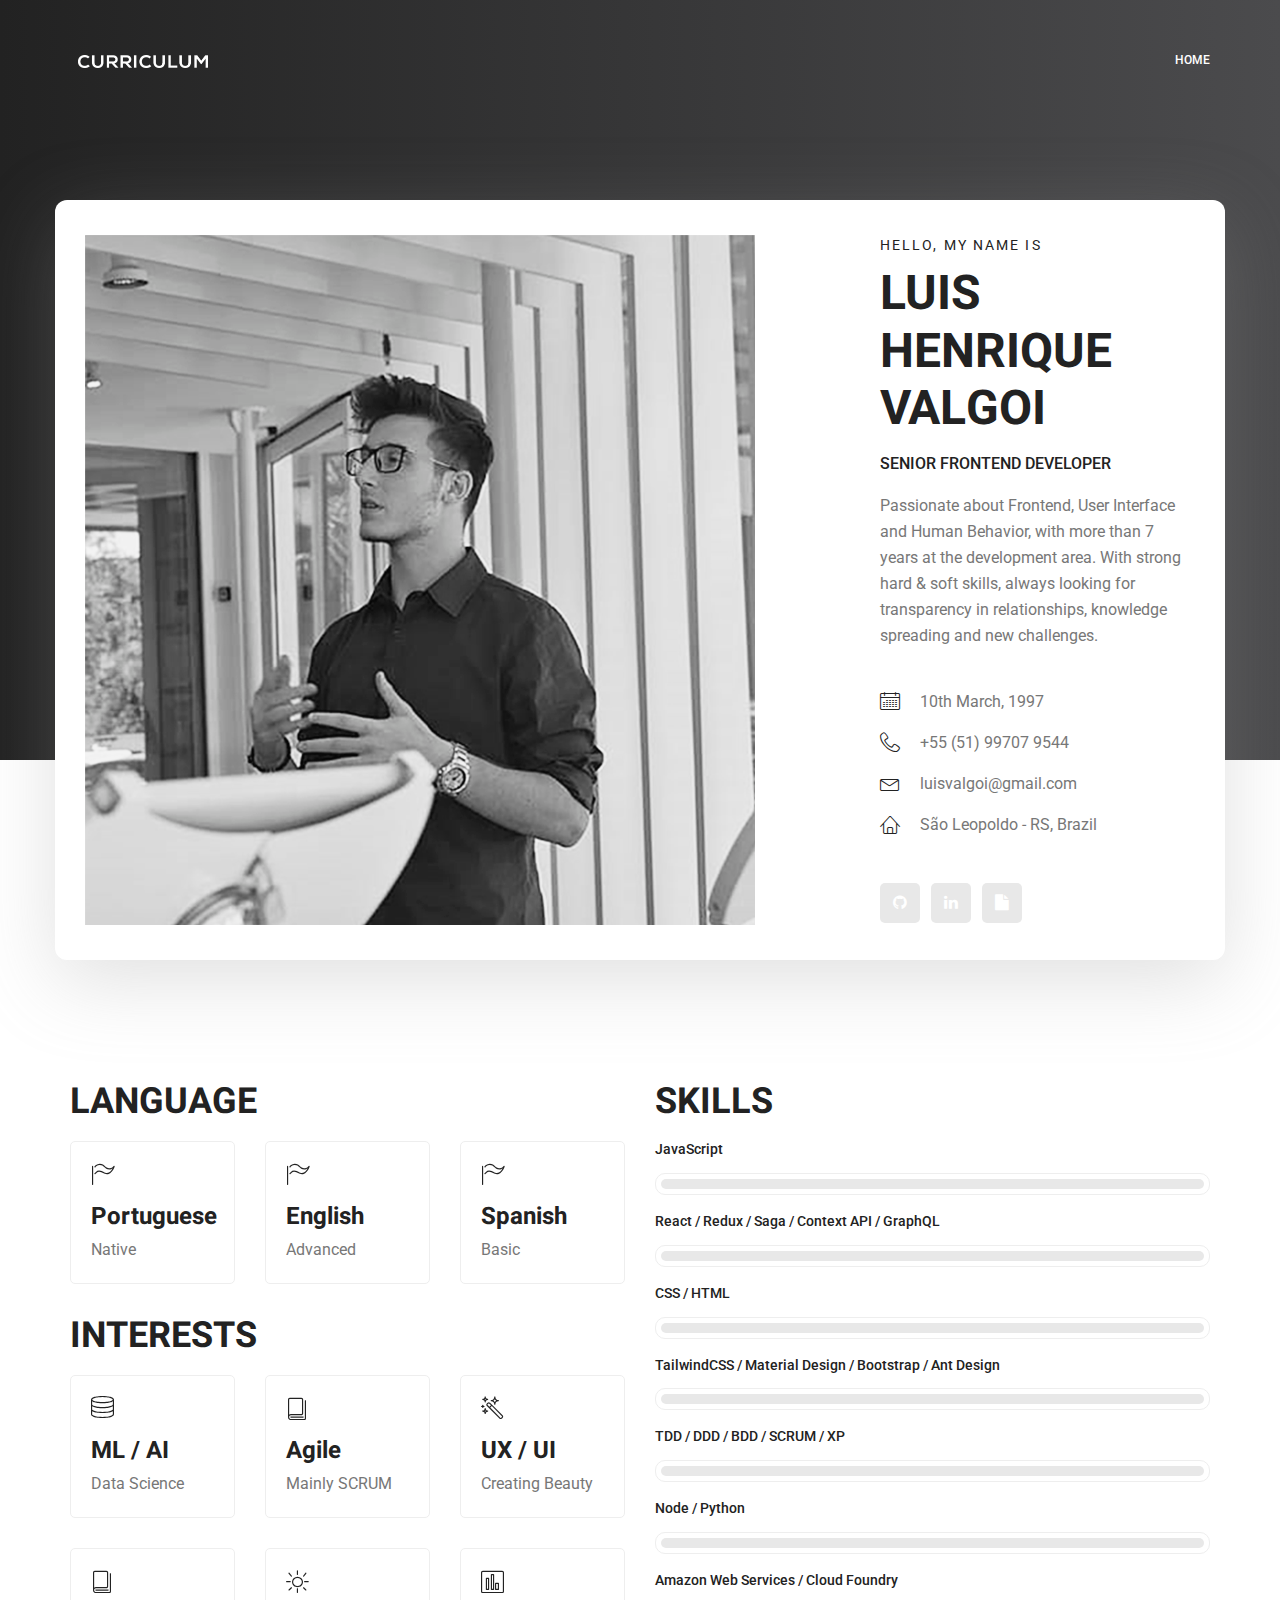
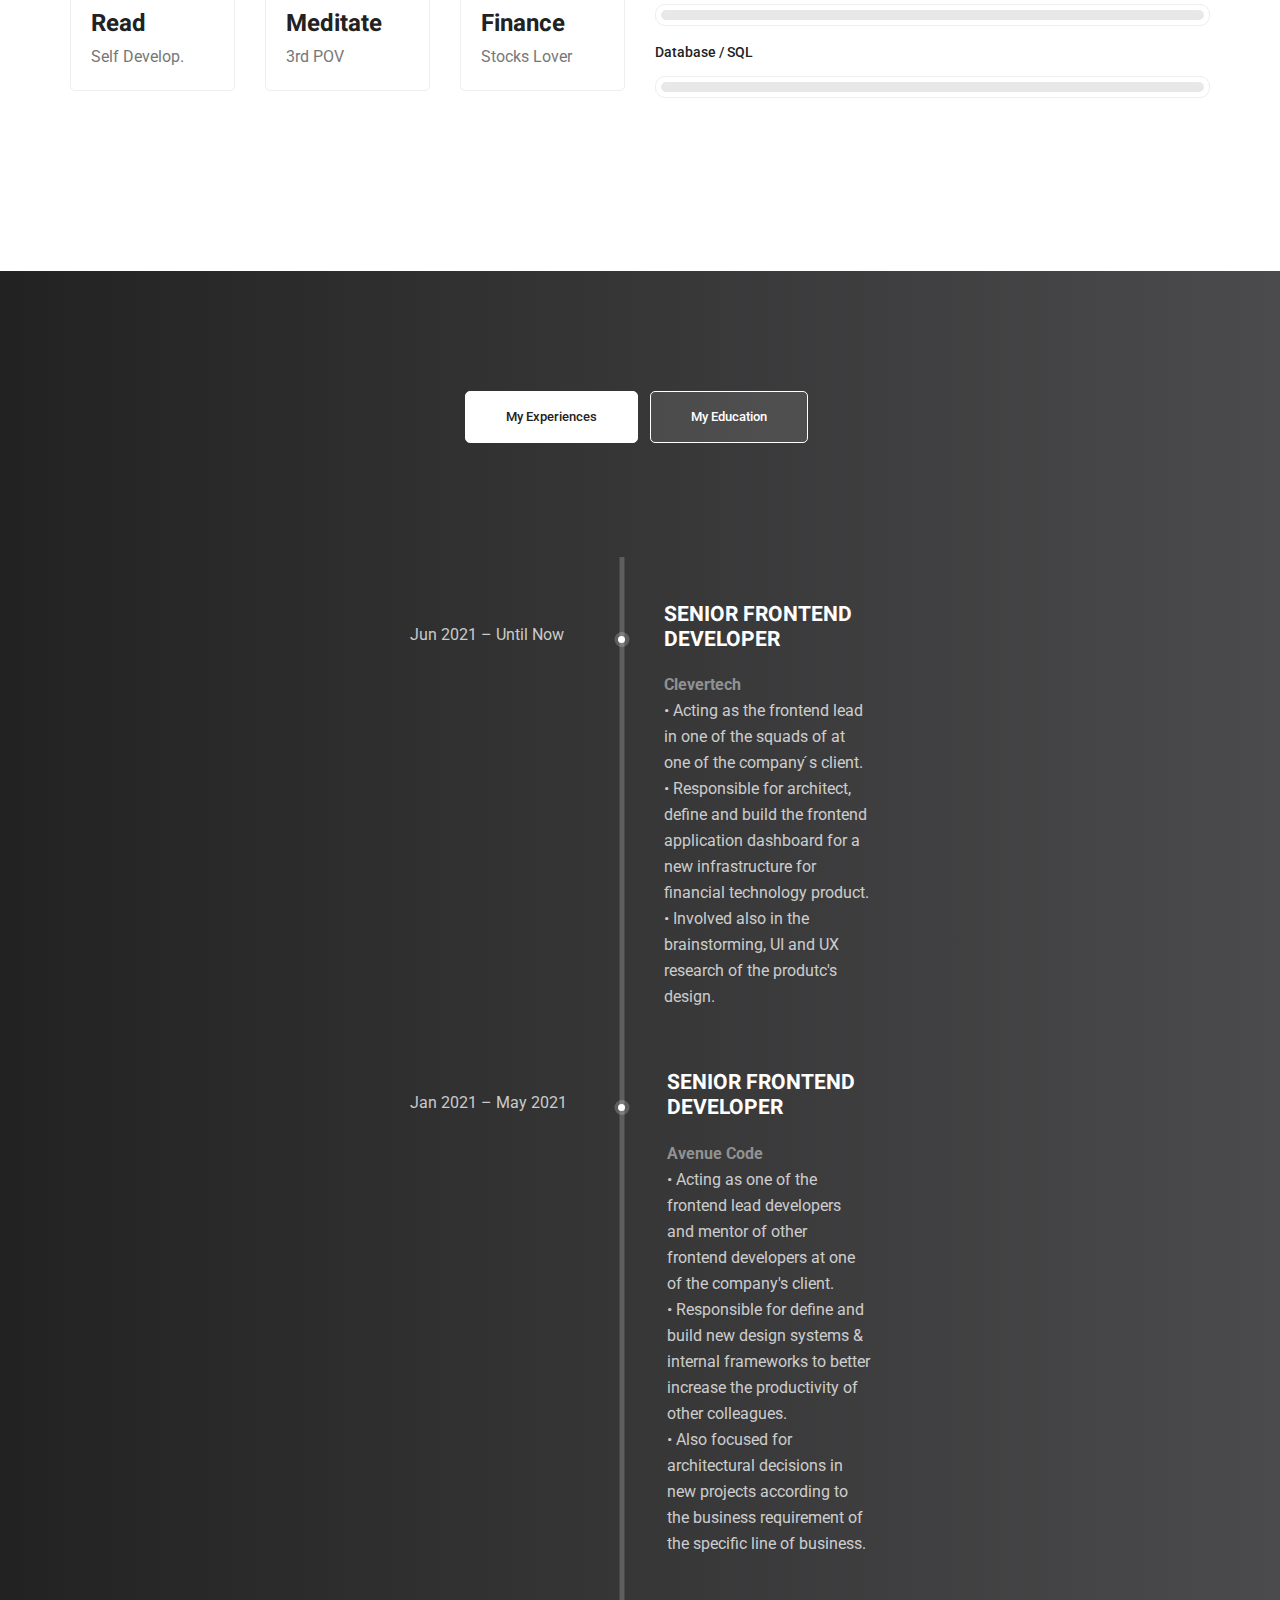
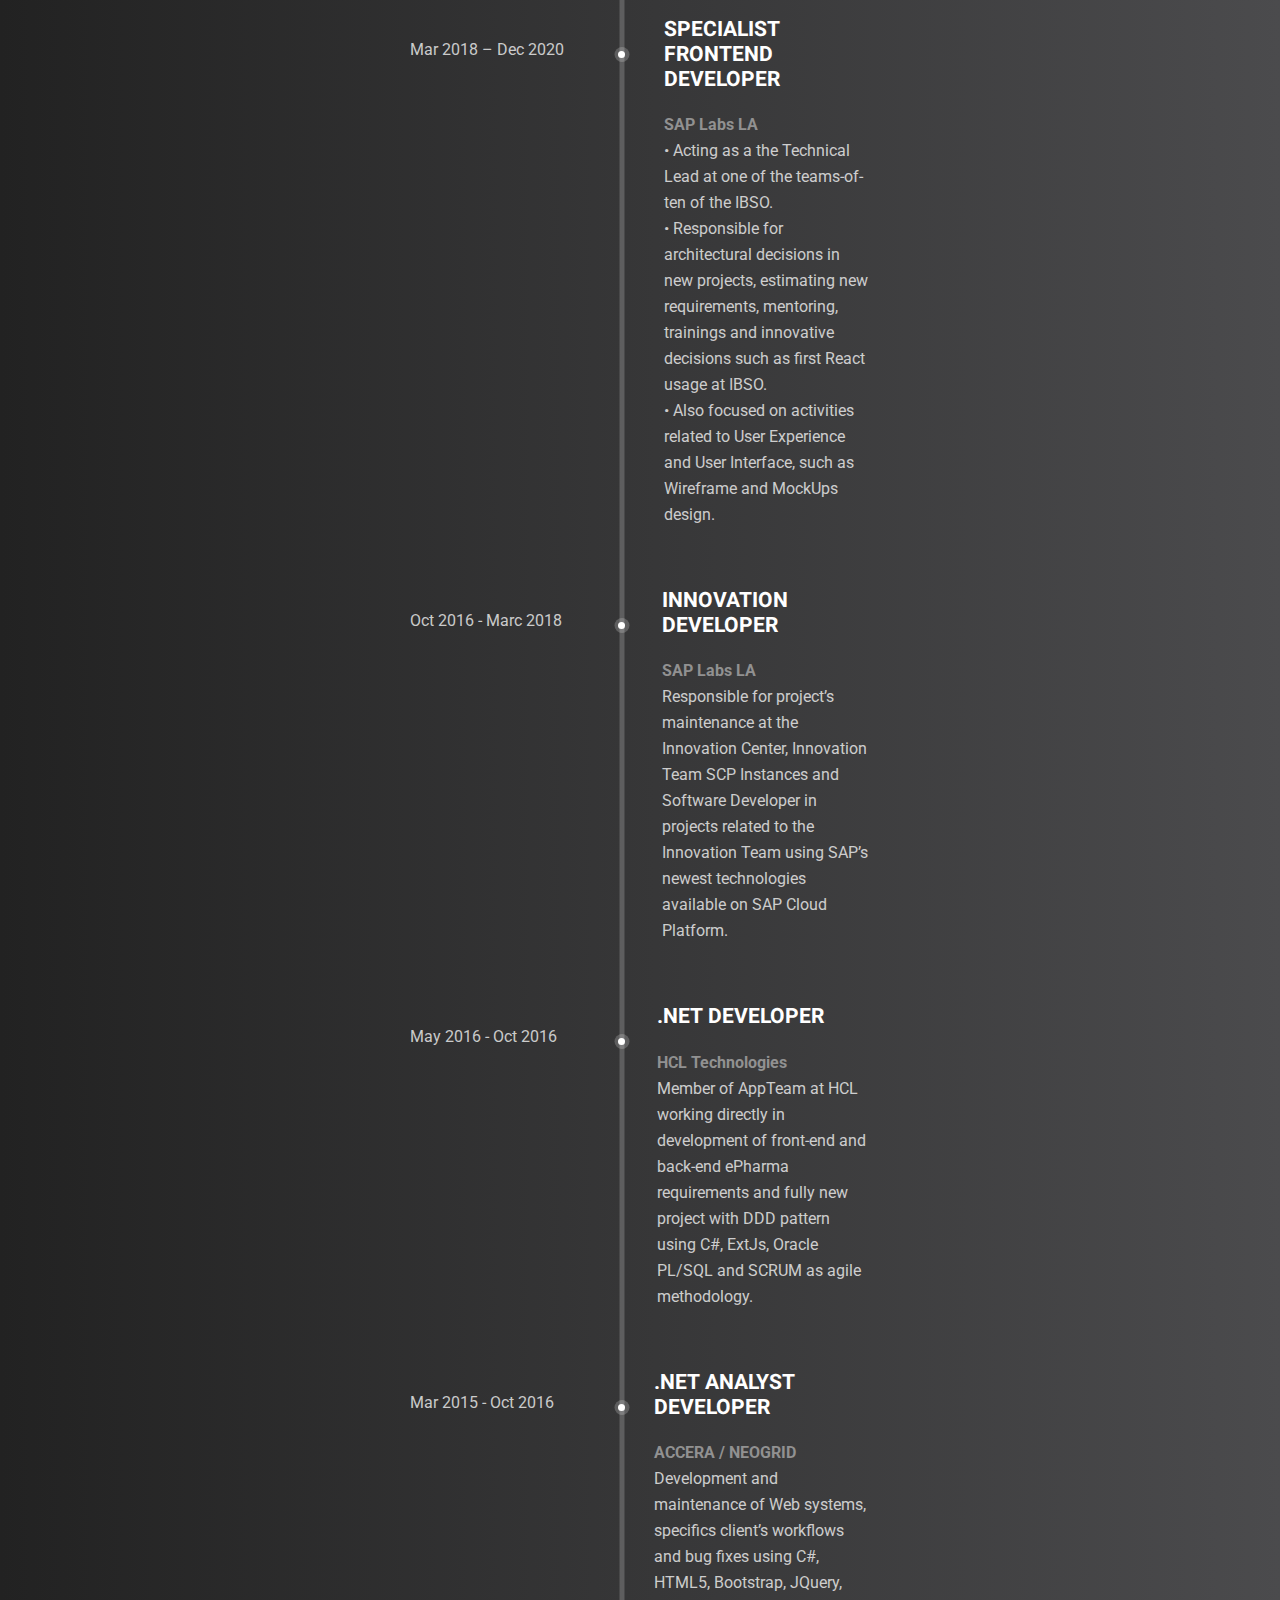
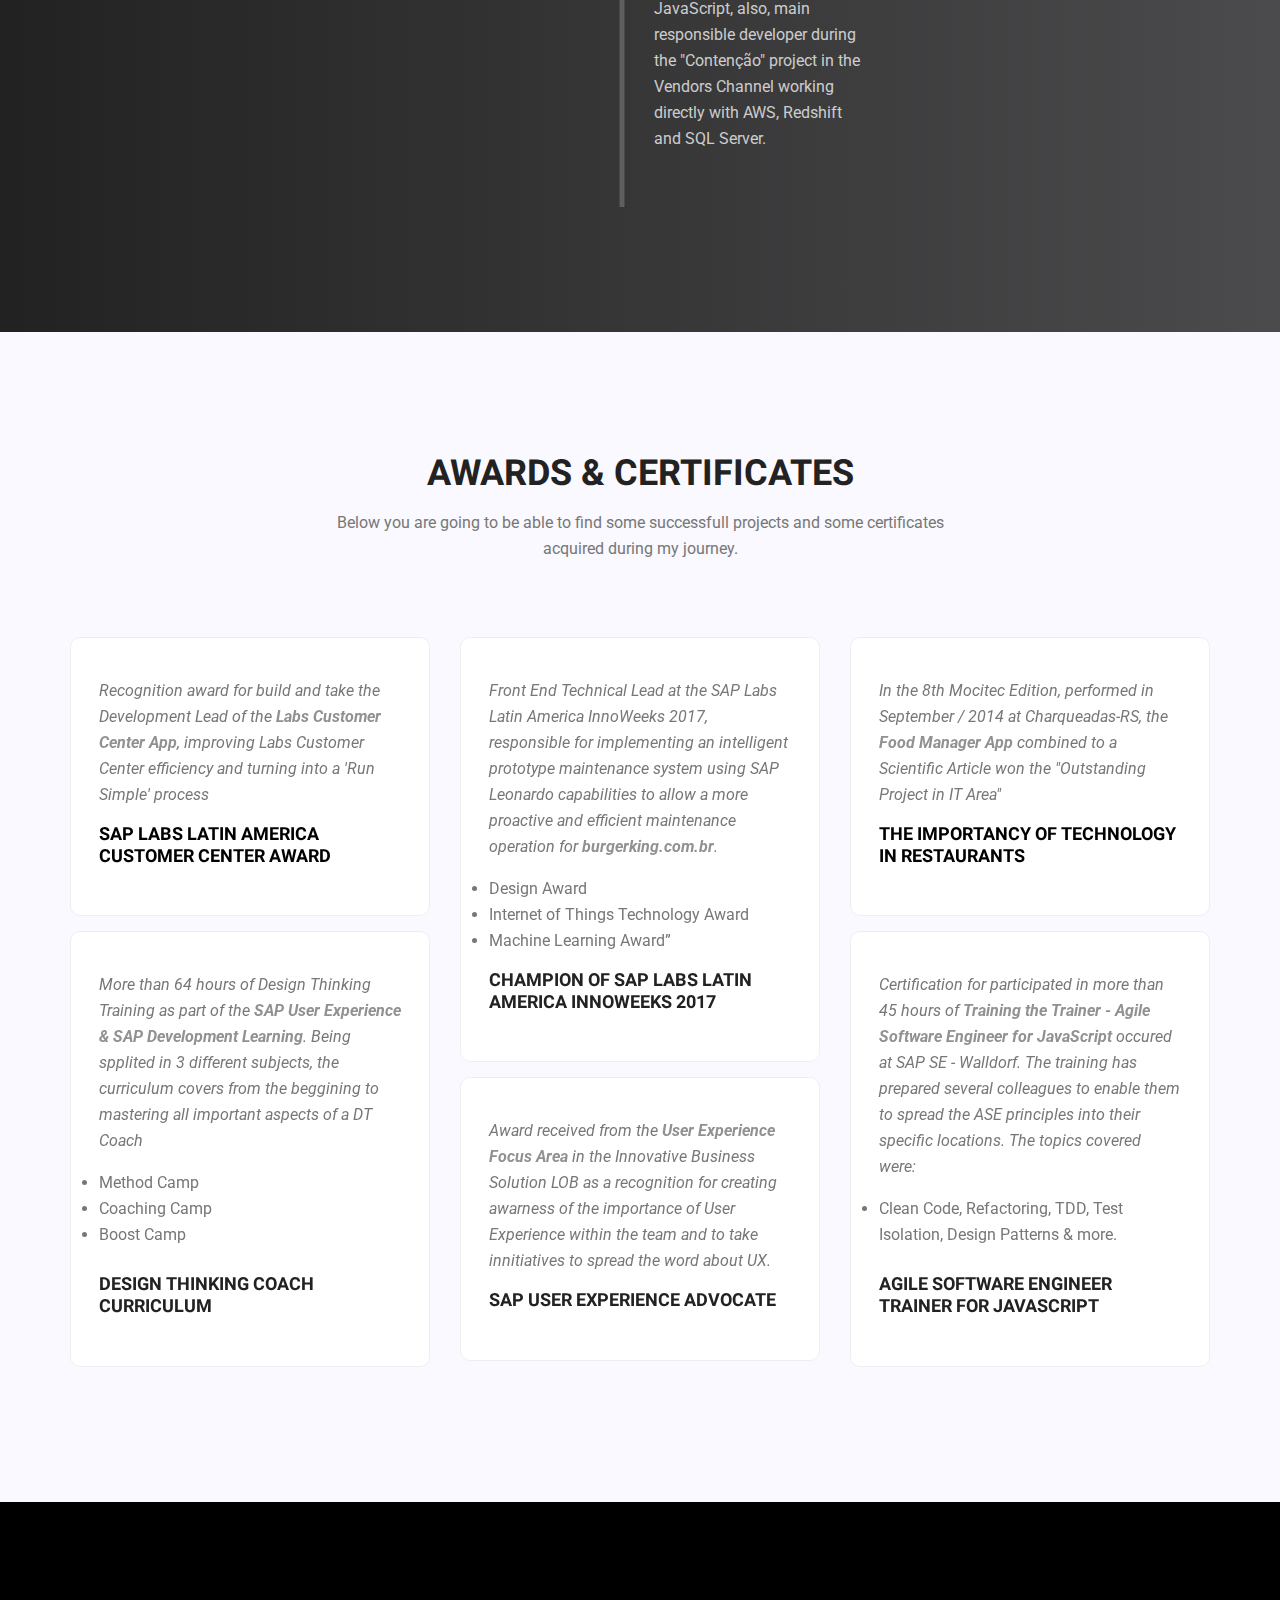
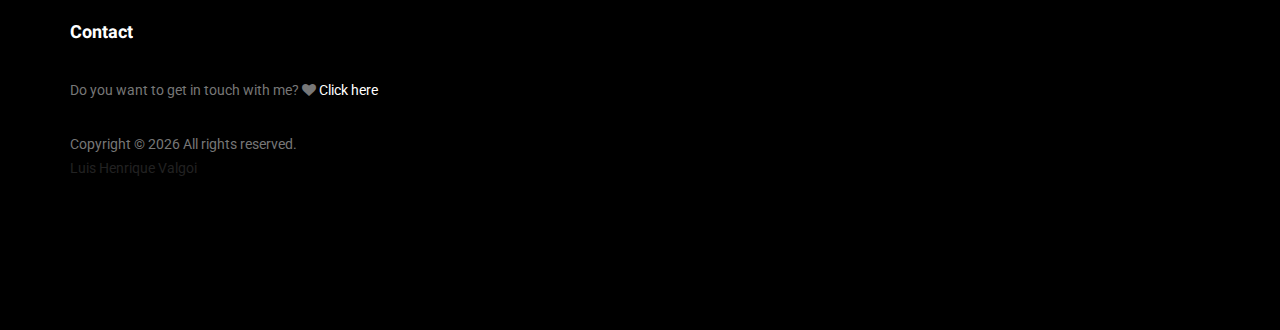
<file: index.html>
<!doctype html>
<html lang="en">

<head>
	<!-- Required meta tags -->
	<meta charset="utf-8">
	<meta name="viewport" content="width=device-width, initial-scale=1, shrink-to-fit=no">
	<title>Luis Henrique Valgoi</title>
	<!-- SEO Optimzer -->
	<meta name="description" content="Curriculum - Luis Henrique Valgoi"/>
	<link rel="canonical" href="https://luisvalgoi.github.io" />
	<meta property="og:locale" content="pt_BR" />
	<meta property="og:type" content="website" />
	<meta property="og:title" content="Curriculum - Luis Henrique Valgoi" />
	<meta property="og:description" content="Senior Frontend Developer"/>
	<meta property="og:url" content="https://luisvalgoi.github.io/" />
	<meta property="og:site_name" content="Curriculum - Luis Henrique Valgoi" />
	<meta property="og:image" content="https://luisvalgoi.github.io/img/personal.png" />
	<meta property="og:image:secure_url" content="https://luisvalgoi.github.io/img/personal.png" />
	<meta property="og:image:width" content="1200" />
	<meta property="og:image:height" content="650" />
	<meta name="twitter:card" content="summary_large_image" />
	<meta name="twitter:description" content="Senior Frontend Developer"/>
	<meta name="twitter:title" content="Curriculum - Luis Henrique Valgoi" />
	<meta name="twitter:image" content="https://luisvalgoi.github.io/img/personal.png" />
	<!-- <meta name="google-site-verification" content="vpoHCGi0fjsWLJ8AyMM4pvFaXDXxsKg13zrK-GzITck" /> -->
	<link rel="shortcut icon" href="img/favicon.png" type="image/x-icon" />
	<link rel="icon" href="img/favicon.png" type="image/png">
	<!-- Bootstrap CSS -->
	<link rel="stylesheet" href="css/bootstrap.css">
	<link rel="stylesheet" href="vendors/linericon/style.css">
	<link rel="stylesheet" href="css/font-awesome.min.css">
	<link rel="stylesheet" href="vendors/owl-carousel/owl.carousel.min.css">
	<link rel="stylesheet" href="vendors/lightbox/simpleLightbox.css">
	<link rel="stylesheet" href="vendors/nice-select/css/nice-select.css">
	<link rel="stylesheet" href="vendors/animate-css/animate.css">
	<link rel="stylesheet" href="vendors/popup/magnific-popup.css">
	<link rel="stylesheet" href="vendors/flaticon/flaticon.css">
	<!-- main css -->
	<link rel="stylesheet" href="css/style.css">
	<link rel="stylesheet" href="css/responsive.css">
</head>

<body>

	<!--================Header Menu Area =================-->
	<header class="header_area">
		<div class="main_menu">
			<nav class="navbar navbar-expand-lg navbar-light">
				<div class="container box_1620">
					<!-- Brand and toggle get grouped for better mobile display -->
					<a class="navbar-brand logo_h" href="index.html"><img
							style="max-width: 130px; max-height: 130px; margin-left: 0.5rem;"
							src="img/logo.png" alt=""></a>
					<button class="navbar-toggler" type="button" data-toggle="collapse"
						data-target="#navbarSupportedContent" aria-controls="navbarSupportedContent"
						aria-expanded="false" aria-label="Toggle navigation">
						<span class="icon-bar"></span>
						<span class="icon-bar"></span>
						<span class="icon-bar"></span>
					</button>
					<!-- Collect the nav links, forms, and other content for toggling -->
					<div class="collapse navbar-collapse offset" id="navbarSupportedContent">
						<ul class="nav navbar-nav menu_nav ml-auto">
							<li class="nav-item active">
								<a class="nav-link" href="index.html">Home</a>
							</li>
						</ul>
					</div>
				</div>
			</nav>
		</div>
	</header>
	<!--================Header Menu Area =================-->

	<!--================Home Banner Area =================-->
	<section class="home_banner_area">
		<div class="container box_1620">
			<div class="banner_inner d-flex align-items-center">
				<div class="banner_content">
					<div class="media">
						<div class="d-flex">
							<img src="img/personal.png" alt="">
						</div>
						<div class="media-body">
							<div class="personal_text">
								<h6>Hello, my name is</h6>
								<h3>Luis Henrique Valgoi</h3>
								<h4>Senior Frontend Developer</h4>
								<p>Passionate about Frontend, User Interface and Human Behavior, with more than 7 years at the development area. With strong hard & soft skills, always looking for transparency in relationships, knowledge spreading and new challenges.</p>
								<ul class="list basic_info">
									<li><a href="#"><i class="lnr lnr-calendar-full"></i> 10th
											March, 1997</a></li>
									<li><a href="#"><i class="lnr lnr-phone-handset"></i> +55 (51)
											99707 9544</a></li>
									<li><a href="#"><i class="lnr lnr-envelope"></i>
											luisvalgoi@gmail.com</a></li>
									<li><a href="#"><i class="lnr lnr-home"></i> São Leopoldo
											- RS, Brazil</a></li>
								</ul>
								<ul class="list personal_social">
									<li><a target="_blank" href="https://github.com/LuisValgoi/"><i
												class="fa fa-github"></i></a></li>
									<li><a target="_blank"
											href="https://www.linkedin.com/in/luisvalgoi/"><i
												class="fa fa-linkedin"></i></a></li>
									<li><a target="_blank"
											href="https://github.com/LuisValgoi/luisvalgoi.github.io/blob/master/docs/LuisValgoiResume.pdf"><i
												class="fa fa-file"></i></a></li>
								</ul>
							</div>
						</div>
					</div>
				</div>
			</div>
		</div>
	</section>
	<!--================End Home Banner Area =================-->

	<!--================Welcome Area =================-->
	<section class="welcome_area p_120">
		<div class="container">
			<div class="row welcome_inner">
				<div class="col-lg-6">
					<div class="welcome_text">
						<h4>LANGUAGE</h4>
						<div class="row">
							<div class="col-md-4">
								<div class="wel_item">
									<i class="lnr lnr-flag"></i>
									<h4>Portuguese</h4>
									<p>Native</p>
								</div>
							</div>
							<div class="col-md-4">
								<div class="wel_item">
									<i class="lnr lnr-flag"></i>
									<h4>English</h4>
									<p>Advanced</p>
								</div>
							</div>
							<div class="col-md-4">
								<div class="wel_item">
									<i class="lnr lnr-flag"></i>
									<h4>Spanish</h4>
									<p>Basic</p>
								</div>
							</div>
						</div>
					</div>
					<div class="welcome_text">
						<h4>INTERESTS</h4>
						<div class="row">
							<div class="col-md-4">
								<div class="wel_item">
									<i class="lnr lnr-database"></i>
									<h4>ML / AI</h4>
									<p>Data Science</p>
								</div>
							</div>
							<div class="col-md-4">
								<div class="wel_item">
									<i class="lnr lnr-book"></i>
									<h4>Agile </h4>
									<p>Mainly SCRUM</p>
								</div>
							</div>
							<div class="col-md-4">
								<div class="wel_item">
									<i class="lnr lnr-magic-wand"></i>
									<h4>UX / UI</h4>
									<p>Creating Beauty</p>
								</div>
							</div>
						</div>
						<div class="row">
							<div class="col-md-4">
								<div class="wel_item">
									<i class="lnr lnr-book"></i>
									<h4>Read</h4>
									<p>Self Develop.</p>
								</div>
							</div>
							<div class="col-md-4">
								<div class="wel_item">
									<i class="lnr lnr-sun"></i>
									<h4>Meditate</h4>
									<p>3rd POV</p>
								</div>
							</div>
							<div class="col-md-4">
								<div class="wel_item">
									<i class="lnr lnr-chart-bars"></i>
									<h4>Finance</h4>
									<p>Stocks Lover</p>
								</div>
							</div>
						</div>
					</div>
				</div>
				<div class="col-lg-6">
					<div class="tools_expert">
						<div class="skill_main">
							<h4>SKILLS</h4>
							<div class="skill_item">
								<h4>JavaScript</h4>
								<div class="progress_br">
									<div class="progress">
										<div class="progress-bar" role="progressbar"
											aria-valuenow="95" aria-valuemin="0"
											aria-valuemax="100"></div>
									</div>
								</div>
							</div>
							<div class="skill_item">
								<h4>React / Redux / Saga / Context API / GraphQL</h4>
								<div class="progress_br">
									<div class="progress">
										<div class="progress-bar" role="progressbar"
											aria-valuenow="90" aria-valuemin="0"
											aria-valuemax="100"></div>
									</div>
								</div>
							</div>
							<div class="skill_item">
								<h4>CSS / HTML</h4>
								<div class="progress_br">
									<div class="progress">
										<div class="progress-bar" role="progressbar"
											aria-valuenow="90" aria-valuemin="0"
											aria-valuemax="100"></div>
									</div>
								</div>
							</div>
							<div class="skill_item">
								<h4>TailwindCSS / Material Design / Bootstrap / Ant Design</h4>
								<div class="progress_br">
									<div class="progress">
										<div class="progress-bar" role="progressbar"
											aria-valuenow="80" aria-valuemin="0"
											aria-valuemax="100"></div>
									</div>
								</div>
							</div>
							<div class="skill_item">
								<h4>TDD / DDD / BDD / SCRUM / XP </h4>
								<div class="progress_br">
									<div class="progress">
										<div class="progress-bar" role="progressbar"
											aria-valuenow="90" aria-valuemin="0"
											aria-valuemax="100"></div>
									</div>
								</div>
							</div>
							<div class="skill_item">
								<h4>Node / Python</h4>
								<div class="progress_br">
									<div class="progress">
										<div class="progress-bar" role="progressbar"
											aria-valuenow="75" aria-valuemin="0"
											aria-valuemax="100"></div>
									</div>
								</div>
							</div>
							<div class="skill_item">
								<h4>Amazon Web Services / Cloud Foundry</h4>
								<div class="progress_br">
									<div class="progress">
										<div class="progress-bar" role="progressbar"
											aria-valuenow="70" aria-valuemin="0"
											aria-valuemax="100"></div>
									</div>
								</div>
							</div>
							<div class="skill_item">
								<h4>Database / SQL</h4>
								<div class="progress_br">
									<div class="progress">
										<div class="progress-bar" role="progressbar"
											aria-valuenow="75" aria-valuemin="0"
											aria-valuemax="100"></div>
									</div>
								</div>
							</div>
						</div>
					</div>
				</div>
			</div>
		</div>
	</section>
	<!--================End Welcome Area =================-->

	<!--================My Tabs Area =================-->
	<section class="mytabs_area p_120">
		<div class="container">
			<div class="tabs_inner">
				<ul class="nav nav-tabs" id="myTab" role="tablist">
					<li class="nav-item">
						<a class="nav-link active" id="home-tab" data-toggle="tab" href="#home" role="tab"
							aria-controls="home" aria-selected="true">My Experiences</a>
					</li>
					<li class="nav-item">
						<a class="nav-link" id="profile-tab" data-toggle="tab" href="#profile" role="tab"
							aria-controls="profile" aria-selected="false">My Education</a>
					</li>
				</ul>
				<div class="tab-content" id="myTabContent">
					<div class="tab-pane fade show active" id="home" role="tabpanel"
						aria-labelledby="home-tab">
						<ul class="list">
							<li>
								<span></span>
								<div class="media">
									<div class="d-flex">
										<p>Jun 2021 – Until Now</p>
									</div>
									<div class="media-body">
										<h4>SENIOR FRONTEND DEVELOPER</h4>
										<p><b>Clevertech</b><br />
											• Acting as the frontend lead in one of the squads of at one of the company ́s client.
											<br />
											• Responsible for architect, define and build the frontend application dashboard for a new infrastructure for financial technology product.
											<br />
											• Involved also in the brainstorming, UI and UX research of the produtc's design.
										</p>
									</div>
								</div>
							</li>
							<li>
								<span></span>
								<div class="media">
									<div class="d-flex">
										<p>Jan 2021 – May 2021</p>
									</div>
									<div class="media-body">
										<h4>SENIOR FRONTEND DEVELOPER</h4>
										<p><b>Avenue Code</b><br />
											• Acting as one of the frontend lead developers and mentor of other frontend developers at one of the company's client.
											<br />
											• Responsible for define and build new design systems & internal frameworks to better increase the productivity of other colleagues.
											<br />
											• Also focused for architectural decisions in new projects according to the business requirement of the specific line of business.
										</p>
									</div>
								</div>
							</li>
							<li>
								<span></span>
								<div class="media">
									<div class="d-flex">
										<p>Mar 2018 – Dec 2020</p>
									</div>
									<div class="media-body">
										<h4>SPECIALIST FRONTEND DEVELOPER</h4>
										<p><b>SAP Labs LA</b><br />
											• Acting as a the Technical Lead at one of the teams-of-ten of the IBSO.
											<br />
											• Responsible for architectural decisions in new projects, estimating new requirements, mentoring, trainings and innovative decisions such as first React usage at IBSO.
											<br />
											• Also focused on activities related to User Experience and User Interface, such as Wireframe and MockUps design.
										</p>
									</div>
								</div>
							</li>
							<li>
								<span></span>
								<div class="media">
									<div class="d-flex">
										<p>Oct 2016 - Marc 2018</p>
									</div>
									<div class="media-body">
										<h4>INNOVATION DEVELOPER</h4>
										<p><b>SAP Labs LA</b> <br />Responsible for project’s
											maintenance at the Innovation Center, Innovation Team
											SCP Instances and Software Developer in projects
											related to the Innovation Team using SAP’s newest
											technologies available on SAP Cloud Platform.
										</p>
									</div>
								</div>
							</li>
							<li>
								<span></span>
								<div class="media">
									<div class="d-flex">
										<p>May 2016 - Oct 2016</p>
									</div>
									<div class="media-body">
										<h4>.NET DEVELOPER</h4>
										<p><b>HCL Technologies</b> <br />Member of AppTeam at HCL
											working directly in development of front-end and
											back-end ePharma requirements and fully new project
											with DDD pattern using C#, ExtJs, Oracle PL/SQL and
											SCRUM as agile methodology.
										</p>
									</div>
								</div>
							</li>
							<li>
								<span></span>
								<div class="media">
									<div class="d-flex">
										<p>Mar 2015 - Oct 2016</p>
									</div>
									<div class="media-body">
										<h4>.NET ANALYST DEVELOPER</h4>
										<p><b>ACCERA / NEOGRID</b> <br />Development and maintenance
											of Web systems, specifics client’s workflows and bug
											fixes using C#, HTML5, Bootstrap, JQuery, JavaScript,
											also, main responsible developer during the
											"Contenção" project in the Vendors Channel working
											directly with AWS, Redshift and SQL Server.
										</p>
									</div>
								</div>
							</li>
						</ul>
					</div>
					<div class="tab-pane fade" id="profile" role="tabpanel" aria-labelledby="profile-tab">
						<ul class="list">
							<li>
								<span></span>
								<div class="media">
									<div class="d-flex">
										<p>Feb 2016 – Dec 2020</p>
									</div>
									<div class="media-body">
										<h4>ASSOCIATE DEGREE</h4>
										<p><b>Unisinos – Systems and Analysis
												Development</b><br />Object-oriented
											programming, web
											development, software engineering, software quality,
											project management and more.</p>
									</div>
								</div>
							</li>
							<li>
								<span></span>
								<div class="media">
									<div class="d-flex">
										<p>Mar 2010 – Nov 2014</p>
									</div>
									<div class="media-body">
										<h4>TECHNICAL COURSE</h4>
										<p><b>IFSul campus Sapucaia do Sul - Technical Education in
												Software Development</b> <br />High School
											integrated with technical education in software
											development such as ANDROID, JAVA, SQL, HTML, CSS,
											PHP, JavaScript and more.</p>
									</div>
								</div>
							</li>
						</ul>
					</div>
				</div>
			</div>
		</div>
	</section>
	<!--================End My Tabs Area =================-->

	<!--================Home Gallery Area =================-->
	<!-- 
	<section class="home_gallery_area p_120">
		<div class="container">
			<div class="main_title">
				<h2>PROJECTS</h2>
				<p>Take a look below into some proects I've already participated into.</p>
			</div>
			<div class="isotope_fillter">
				<ul class="gallery_filter list">
					<li class="active" data-filter="*"><a href="#">All</a></li>
					<li data-filter=".brand"><a href="#">Vector</a></li>
					<li data-filter=".manipul"><a href="#">Raster</a></li>
					<li data-filter=".creative"><a href="#">UI/UX</a></li>
					<li data-filter=".design"><a href="#">Printing</a></li>
				</ul>
			</div>
		</div>
		<div class="container">
			<div class="gallery_f_inner row imageGallery1">
				<div class="col-lg-4 col-md-4 col-sm-6 brand manipul design print">
					<div class="h_gallery_item">
						<div class="g_img_item">
							<img class="img-fluid" src="img/gallery/project-1.jpg" alt="">
							<a class="light" href="img/gallery/project-1.jpg"><img
									src="img/gallery/icon.png" alt=""></a>
						</div>
						<div class="g_item_text">
							<h4>3D Helmet Design</h4>
							<p>Client Project</p>
						</div>
					</div>
				</div>
				<div class="col-lg-4 col-md-4 col-sm-6 brand manipul creative">
					<div class="h_gallery_item">
						<div class="g_img_item">
							<img class="img-fluid" src="img/gallery/project-2.jpg" alt="">
							<a class="light" href="img/gallery/project-2.jpg"><img
									src="img/gallery/icon.png" alt=""></a>
						</div>
						<div class="g_item_text">
							<h4>2D Vinyl Design</h4>
							<p>Client Project</p>
						</div>
					</div>
				</div>
				<div class="col-lg-4 col-md-4 col-sm-6 manipul creative design print">
					<div class="h_gallery_item">
						<div class="g_img_item">
							<img class="img-fluid" src="img/gallery/project-3.jpg" alt="">
							<a class="light" href="img/gallery/project-3.jpg"><img
									src="img/gallery/icon.png" alt=""></a>
						</div>
						<div class="g_item_text">
							<h4>Creative Poster Design</h4>
							<p>Client Project</p>
						</div>
					</div>
				</div>
				<div class="col-lg-4 col-md-4 col-sm-6 brand creative print">
					<div class="h_gallery_item">
						<div class="g_img_item">
							<img class="img-fluid" src="img/gallery/project-4.jpg" alt="">
							<a class="light" href="img/gallery/project-4.jpg"><img
									src="img/gallery/icon.png" alt=""></a>
						</div>
						<div class="g_item_text">
							<h4>Embosed Logo Design</h4>
							<p>Client Project</p>
						</div>
					</div>
				</div>
				<div class="col-lg-4 col-md-4 col-sm-6 brand manipul design">
					<div class="h_gallery_item">
						<div class="g_img_item">
							<img class="img-fluid" src="img/gallery/project-5.jpg" alt="">
							<a class="light" href="img/gallery/project-5.jpg"><img
									src="img/gallery/icon.png" alt=""></a>
						</div>
						<div class="g_item_text">
							<h4>3D Disposable Bottle</h4>
							<p>Client Project</p>
						</div>
					</div>
				</div>
				<div class="col-lg-4 col-md-4 col-sm-6 brand creative">
					<div class="h_gallery_item">
						<div class="g_img_item">
							<img class="img-fluid" src="img/gallery/project-6.jpg" alt="">
							<a class="light" href="img/gallery/project-6.jpg"><img
									src="img/gallery/icon.png" alt=""></a>
						</div>
						<div class="g_item_text">
							<h4>3D Logo Design</h4>
							<p>Client Project</p>
						</div>
					</div>
				</div> 
			</div>
			<div class="more_btn">
				<a class="main_btn" href="#">Load More Items</a>
			</div>
		</div>
	</section> -->
	<!--================End Home Gallery Area =================-->

	<!--================Testimonials Area =================-->
	<section class="testimonials_area p_120">
		<div class="container">
			<div class="main_title">
				<h2>AWARDS & CERTIFICATES</h2>
				<p>Below you are going to be able to find some successfull projects and some certificates
					acquired during my journey.</p>
			</div>
			<div class="testi_inner">
				<div class="testi_slider owl-carousel">
					<div class="item">
						<div class="testi_item">
							<p>Recognition award for build and take the Development Lead of the <b>Labs
									Customer Center App</b>, improving Labs Customer Center efficiency
								and turning into a 'Run Simple' process</p>
							<h4><a href="https://www.youtube.com/watch?v=DF6ErGF5cI4" target="_blank">SAP
									LABS LATIN AMERICA CUSTOMER CENTER AWARD</a></h4>
						</div>
						<div class="testi_item">
							<p>More than 64 hours of Design Thinking Training as part of the <b>SAP
									User Experience & SAP Development Learning</b>. Being spplited in
								3 different subjects, the curriculum covers from the beggining
								to mastering all important aspects of a DT Coach</p>
							<li>Method Camp</li>
							<li>Coaching Camp</li>
							<li>Boost Camp</li>
							<br>
							<h4>DESIGN THINKING COACH CURRICULUM</h4>
						</div>
					</div>
					<div class="item">
						<div class="testi_item">
							<p>Front End Technical Lead at the SAP Labs Latin
								America InnoWeeks 2017, responsible for implementing an intelligent
								prototype
								maintenance system using SAP Leonardo capabilities to allow a more
								proactive and efficient maintenance operation for
								<b>burgerking.com.br</b>.
								<li>Design Award</li>
								<li>Internet of Things Technology Award</li>
								<li>Machine Learning Award”</li>
							</p>
							<h4>CHAMPION OF SAP LABS LATIN AMERICA INNOWEEKS 2017</h4>
						</div>
						<div class="testi_item">
							<p>Award received from the <b>User Experience Focus Area</b> in the Innovative
								Business Solution LOB as a recognition for creating awarness of the
								importance of User Experience within the team and to take innitiatives
								to spread the word about UX.</p>
							<h4>SAP USER EXPERIENCE ADVOCATE</h4>
						</div>
					</div>
					<div class="item">
						<div class="testi_item">
							<p>In the 8th Mocitec Edition, performed in September / 2014 at
								Charqueadas-RS, the <b>Food
									Manager App</b></a> combined to a Scientific
								Article won the "Outstanding Project in IT Area"</p>
							<h4><a target="_blank" href="https://foodmanager-b649c.web.app/">THE
									IMPORTANCY OF TECHNOLOGY IN RESTAURANTS</a></h4>
						</div>
						<div class="testi_item">
							<p>Certification for participated in more than 45 hours of <b>Training the
									Trainer - Agile Software Engineer for JavaScript</b> occured at
								SAP SE - Walldorf. The training has prepared several colleagues to
								enable them to spread the ASE principles into their specific locations.
								The topics covered were:</p>
							<li>Clean Code, Refactoring, TDD, Test Isolation, Design Patterns & more.</li>
							<br />
							<h4>AGILE SOFTWARE ENGINEER TRAINER FOR JAVASCRIPT</h4>
						</div>
					</div>
				</div>
			</div>
		</div>
	</section>
	<!--================End Testimonials Area =================-->

	<!--================Footer Area =================-->
	<footer class="footer_area p_120">
		<div class="container">
			<div class="row footer_inner">
				<div class="col-lg-5 col-sm-6">
					<aside class="f_widget ab_widget">
						<div class="f_title">
							<h3>Contact</h3>
						</div>
						<p>Do you want to get in touch with me? <a class="fa fa-heart" /> <a
								style="color: white;" href="mailto:luisvalgoi@gmail.com"> Click here</a>
						</p>
						<p>
							Copyright &copy;
							<script>document.write(new Date().getFullYear());</script> All rights
							reserved.
							<br><a href="mailto:luisvalgoi@gmail.com" target="_blank">Luis Henrique
								Valgoi</a>
						</p>
					</aside>
				</div>
			</div>
		</div>
	</footer>
	<!--================End Footer Area =================-->

	<!-- Optional JavaScript -->
	<!-- jQuery first, then Popper.js, then Bootstrap JS -->
	<script src="js/jquery-3.3.1.min.js"></script>
	<script src="js/popper.js"></script>
	<script src="js/bootstrap.min.js"></script>
	<script src="js/stellar.js"></script>
	<script src="vendors/lightbox/simpleLightbox.min.js"></script>
	<script src="vendors/nice-select/js/jquery.nice-select.min.js"></script>
	<script src="vendors/isotope/imagesloaded.pkgd.min.js"></script>
	<script src="vendors/isotope/isotope.pkgd.min.js"></script>
	<script src="vendors/owl-carousel/owl.carousel.min.js"></script>
	<script src="vendors/popup/jquery.magnific-popup.min.js"></script>
	<script src="js/jquery.ajaxchimp.min.js"></script>
	<script src="vendors/counter-up/jquery.waypoints.min.js"></script>
	<script src="vendors/counter-up/jquery.counterup.min.js"></script>
	<script src="js/theme.js"></script>
</body>

</html>
</file>
<file: vendors/linericon/style.css>
@font-face {
	font-family: 'Linearicons-Free';
	src:url('fonts/Linearicons-Free.eot?w118d');
	src:url('fonts/Linearicons-Free.eot?#iefixw118d') format('embedded-opentype'),
		url('fonts/Linearicons-Free.woff2?w118d') format('woff2'),
		url('fonts/Linearicons-Free.woff?w118d') format('woff'),
		url('fonts/Linearicons-Free.ttf?w118d') format('truetype'),
		url('fonts/Linearicons-Free.svg?w118d#Linearicons-Free') format('svg');
	font-weight: normal;
	font-style: normal;
}

.lnr {
	font-family: 'Linearicons-Free';
	speak: none;
	font-style: normal;
	font-weight: normal;
	font-variant: normal;
	text-transform: none;
	line-height: 1;

	/* Better Font Rendering =========== */
	-webkit-font-smoothing: antialiased;
	-moz-osx-font-smoothing: grayscale;
}

.lnr-home:before {
	content: "\e800";
}
.lnr-apartment:before {
	content: "\e801";
}
.lnr-pencil:before {
	content: "\e802";
}
.lnr-magic-wand:before {
	content: "\e803";
}
.lnr-drop:before {
	content: "\e804";
}
.lnr-lighter:before {
	content: "\e805";
}
.lnr-poop:before {
	content: "\e806";
}
.lnr-sun:before {
	content: "\e807";
}
.lnr-moon:before {
	content: "\e808";
}
.lnr-cloud:before {
	content: "\e809";
}
.lnr-cloud-upload:before {
	content: "\e80a";
}
.lnr-cloud-download:before {
	content: "\e80b";
}
.lnr-cloud-sync:before {
	content: "\e80c";
}
.lnr-cloud-check:before {
	content: "\e80d";
}
.lnr-database:before {
	content: "\e80e";
}
.lnr-lock:before {
	content: "\e80f";
}
.lnr-cog:before {
	content: "\e810";
}
.lnr-trash:before {
	content: "\e811";
}
.lnr-dice:before {
	content: "\e812";
}
.lnr-heart:before {
	content: "\e813";
}
.lnr-star:before {
	content: "\e814";
}
.lnr-star-half:before {
	content: "\e815";
}
.lnr-star-empty:before {
	content: "\e816";
}
.lnr-flag:before {
	content: "\e817";
}
.lnr-envelope:before {
	content: "\e818";
}
.lnr-paperclip:before {
	content: "\e819";
}
.lnr-inbox:before {
	content: "\e81a";
}
.lnr-eye:before {
	content: "\e81b";
}
.lnr-printer:before {
	content: "\e81c";
}
.lnr-file-empty:before {
	content: "\e81d";
}
.lnr-file-add:before {
	content: "\e81e";
}
.lnr-enter:before {
	content: "\e81f";
}
.lnr-exit:before {
	content: "\e820";
}
.lnr-graduation-hat:before {
	content: "\e821";
}
.lnr-license:before {
	content: "\e822";
}
.lnr-music-note:before {
	content: "\e823";
}
.lnr-film-play:before {
	content: "\e824";
}
.lnr-camera-video:before {
	content: "\e825";
}
.lnr-camera:before {
	content: "\e826";
}
.lnr-picture:before {
	content: "\e827";
}
.lnr-book:before {
	content: "\e828";
}
.lnr-bookmark:before {
	content: "\e829";
}
.lnr-user:before {
	content: "\e82a";
}
.lnr-users:before {
	content: "\e82b";
}
.lnr-shirt:before {
	content: "\e82c";
}
.lnr-store:before {
	content: "\e82d";
}
.lnr-cart:before {
	content: "\e82e";
}
.lnr-tag:before {
	content: "\e82f";
}
.lnr-phone-handset:before {
	content: "\e830";
}
.lnr-phone:before {
	content: "\e831";
}
.lnr-pushpin:before {
	content: "\e832";
}
.lnr-map-marker:before {
	content: "\e833";
}
.lnr-map:before {
	content: "\e834";
}
.lnr-location:before {
	content: "\e835";
}
.lnr-calendar-full:before {
	content: "\e836";
}
.lnr-keyboard:before {
	content: "\e837";
}
.lnr-spell-check:before {
	content: "\e838";
}
.lnr-screen:before {
	content: "\e839";
}
.lnr-smartphone:before {
	content: "\e83a";
}
.lnr-tablet:before {
	content: "\e83b";
}
.lnr-laptop:before {
	content: "\e83c";
}
.lnr-laptop-phone:before {
	content: "\e83d";
}
.lnr-power-switch:before {
	content: "\e83e";
}
.lnr-bubble:before {
	content: "\e83f";
}
.lnr-heart-pulse:before {
	content: "\e840";
}
.lnr-construction:before {
	content: "\e841";
}
.lnr-pie-chart:before {
	content: "\e842";
}
.lnr-chart-bars:before {
	content: "\e843";
}
.lnr-gift:before {
	content: "\e844";
}
.lnr-diamond:before {
	content: "\e845";
}
.lnr-linearicons:before {
	content: "\e846";
}
.lnr-dinner:before {
	content: "\e847";
}
.lnr-coffee-cup:before {
	content: "\e848";
}
.lnr-leaf:before {
	content: "\e849";
}
.lnr-paw:before {
	content: "\e84a";
}
.lnr-rocket:before {
	content: "\e84b";
}
.lnr-briefcase:before {
	content: "\e84c";
}
.lnr-bus:before {
	content: "\e84d";
}
.lnr-car:before {
	content: "\e84e";
}
.lnr-train:before {
	content: "\e84f";
}
.lnr-bicycle:before {
	content: "\e850";
}
.lnr-wheelchair:before {
	content: "\e851";
}
.lnr-select:before {
	content: "\e852";
}
.lnr-earth:before {
	content: "\e853";
}
.lnr-smile:before {
	content: "\e854";
}
.lnr-sad:before {
	content: "\e855";
}
.lnr-neutral:before {
	content: "\e856";
}
.lnr-mustache:before {
	content: "\e857";
}
.lnr-alarm:before {
	content: "\e858";
}
.lnr-bullhorn:before {
	content: "\e859";
}
.lnr-volume-high:before {
	content: "\e85a";
}
.lnr-volume-medium:before {
	content: "\e85b";
}
.lnr-volume-low:before {
	content: "\e85c";
}
.lnr-volume:before {
	content: "\e85d";
}
.lnr-mic:before {
	content: "\e85e";
}
.lnr-hourglass:before {
	content: "\e85f";
}
.lnr-undo:before {
	content: "\e860";
}
.lnr-redo:before {
	content: "\e861";
}
.lnr-sync:before {
	content: "\e862";
}
.lnr-history:before {
	content: "\e863";
}
.lnr-clock:before {
	content: "\e864";
}
.lnr-download:before {
	content: "\e865";
}
.lnr-upload:before {
	content: "\e866";
}
.lnr-enter-down:before {
	content: "\e867";
}
.lnr-exit-up:before {
	content: "\e868";
}
.lnr-bug:before {
	content: "\e869";
}
.lnr-code:before {
	content: "\e86a";
}
.lnr-link:before {
	content: "\e86b";
}
.lnr-unlink:before {
	content: "\e86c";
}
.lnr-thumbs-up:before {
	content: "\e86d";
}
.lnr-thumbs-down:before {
	content: "\e86e";
}
.lnr-magnifier:before {
	content: "\e86f";
}
.lnr-cross:before {
	content: "\e870";
}
.lnr-menu:before {
	content: "\e871";
}
.lnr-list:before {
	content: "\e872";
}
.lnr-chevron-up:before {
	content: "\e873";
}
.lnr-chevron-down:before {
	content: "\e874";
}
.lnr-chevron-left:before {
	content: "\e875";
}
.lnr-chevron-right:before {
	content: "\e876";
}
.lnr-arrow-up:before {
	content: "\e877";
}
.lnr-arrow-down:before {
	content: "\e878";
}
.lnr-arrow-left:before {
	content: "\e879";
}
.lnr-arrow-right:before {
	content: "\e87a";
}
.lnr-move:before {
	content: "\e87b";
}
.lnr-warning:before {
	content: "\e87c";
}
.lnr-question-circle:before {
	content: "\e87d";
}
.lnr-menu-circle:before {
	content: "\e87e";
}
.lnr-checkmark-circle:before {
	content: "\e87f";
}
.lnr-cross-circle:before {
	content: "\e880";
}
.lnr-plus-circle:before {
	content: "\e881";
}
.lnr-circle-minus:before {
	content: "\e882";
}
.lnr-arrow-up-circle:before {
	content: "\e883";
}
.lnr-arrow-down-circle:before {
	content: "\e884";
}
.lnr-arrow-left-circle:before {
	content: "\e885";
}
.lnr-arrow-right-circle:before {
	content: "\e886";
}
.lnr-chevron-up-circle:before {
	content: "\e887";
}
.lnr-chevron-down-circle:before {
	content: "\e888";
}
.lnr-chevron-left-circle:before {
	content: "\e889";
}
.lnr-chevron-right-circle:before {
	content: "\e88a";
}
.lnr-crop:before {
	content: "\e88b";
}
.lnr-frame-expand:before {
	content: "\e88c";
}
.lnr-frame-contract:before {
	content: "\e88d";
}
.lnr-layers:before {
	content: "\e88e";
}
.lnr-funnel:before {
	content: "\e88f";
}
.lnr-text-format:before {
	content: "\e890";
}
.lnr-text-format-remove:before {
	content: "\e891";
}
.lnr-text-size:before {
	content: "\e892";
}
.lnr-bold:before {
	content: "\e893";
}
.lnr-italic:before {
	content: "\e894";
}
.lnr-underline:before {
	content: "\e895";
}
.lnr-strikethrough:before {
	content: "\e896";
}
.lnr-highlight:before {
	content: "\e897";
}
.lnr-text-align-left:before {
	content: "\e898";
}
.lnr-text-align-center:before {
	content: "\e899";
}
.lnr-text-align-right:before {
	content: "\e89a";
}
.lnr-text-align-justify:before {
	content: "\e89b";
}
.lnr-line-spacing:before {
	content: "\e89c";
}
.lnr-indent-increase:before {
	content: "\e89d";
}
.lnr-indent-decrease:before {
	content: "\e89e";
}
.lnr-pilcrow:before {
	content: "\e89f";
}
.lnr-direction-ltr:before {
	content: "\e8a0";
}
.lnr-direction-rtl:before {
	content: "\e8a1";
}
.lnr-page-break:before {
	content: "\e8a2";
}
.lnr-sort-alpha-asc:before {
	content: "\e8a3";
}
.lnr-sort-amount-asc:before {
	content: "\e8a4";
}
.lnr-hand:before {
	content: "\e8a5";
}
.lnr-pointer-up:before {
	content: "\e8a6";
}
.lnr-pointer-right:before {
	content: "\e8a7";
}
.lnr-pointer-down:before {
	content: "\e8a8";
}
.lnr-pointer-left:before {
	content: "\e8a9";
}
</file>
<file: vendors/nice-select/css/nice-select.css>
.nice-select {
  -webkit-tap-highlight-color: transparent;
  background-color: #fff;
  border-radius: 5px;
  border: solid 1px #e8e8e8;
  box-sizing: border-box;
  clear: both;
  cursor: pointer;
  display: block;
  float: left;
  font-family: inherit;
  font-size: 14px;
  font-weight: normal;
  height: 42px;
  line-height: 40px;
  outline: none;
  padding-left: 18px;
  padding-right: 30px;
  position: relative;
  text-align: left !important;
  -webkit-transition: all 0.2s ease-in-out;
  transition: all 0.2s ease-in-out;
  -webkit-user-select: none;
     -moz-user-select: none;
      -ms-user-select: none;
          user-select: none;
  white-space: nowrap;
  width: auto; }
  .nice-select:hover {
    border-color: #dbdbdb; }
  .nice-select:active, .nice-select.open, .nice-select:focus {
    border-color: #999; }
  .nice-select:after {
    border-bottom: 2px solid #999;
    border-right: 2px solid #999;
    content: '';
    display: block;
    height: 5px;
    margin-top: -4px;
    pointer-events: none;
    position: absolute;
    right: 12px;
    top: 50%;
    -webkit-transform-origin: 66% 66%;
        -ms-transform-origin: 66% 66%;
            transform-origin: 66% 66%;
    -webkit-transform: rotate(45deg);
        -ms-transform: rotate(45deg);
            transform: rotate(45deg);
    -webkit-transition: all 0.15s ease-in-out;
    transition: all 0.15s ease-in-out;
    width: 5px; }
  .nice-select.open:after {
    -webkit-transform: rotate(-135deg);
        -ms-transform: rotate(-135deg);
            transform: rotate(-135deg); }
  .nice-select.open .list {
    opacity: 1;
    pointer-events: auto;
    -webkit-transform: scale(1) translateY(0);
        -ms-transform: scale(1) translateY(0);
            transform: scale(1) translateY(0); }
  .nice-select.disabled {
    border-color: #ededed;
    color: #999;
    pointer-events: none; }
    .nice-select.disabled:after {
      border-color: #cccccc; }
  .nice-select.wide {
    width: 100%; }
    .nice-select.wide .list {
      left: 0 !important;
      right: 0 !important; }
  .nice-select.right {
    float: right; }
    .nice-select.right .list {
      left: auto;
      right: 0; }
  .nice-select.small {
    font-size: 12px;
    height: 36px;
    line-height: 34px; }
    .nice-select.small:after {
      height: 4px;
      width: 4px; }
    .nice-select.small .option {
      line-height: 34px;
      min-height: 34px; }
  .nice-select .list {
    background-color: #fff;
    border-radius: 5px;
    box-shadow: 0 0 0 1px rgba(68, 68, 68, 0.11);
    box-sizing: border-box;
    margin-top: 4px;
    opacity: 0;
    overflow: hidden;
    padding: 0;
    pointer-events: none;
    position: absolute;
    top: 100%;
    left: 0;
    -webkit-transform-origin: 50% 0;
        -ms-transform-origin: 50% 0;
            transform-origin: 50% 0;
    -webkit-transform: scale(0.75) translateY(-21px);
        -ms-transform: scale(0.75) translateY(-21px);
            transform: scale(0.75) translateY(-21px);
    -webkit-transition: all 0.2s cubic-bezier(0.5, 0, 0, 1.25), opacity 0.15s ease-out;
    transition: all 0.2s cubic-bezier(0.5, 0, 0, 1.25), opacity 0.15s ease-out;
    z-index: 9; }
    .nice-select .list:hover .option:not(:hover) {
      background-color: transparent !important; }
  .nice-select .option {
    cursor: pointer;
    font-weight: 400;
    line-height: 40px;
    list-style: none;
    min-height: 40px;
    outline: none;
    padding-left: 18px;
    padding-right: 29px;
    text-align: left;
    -webkit-transition: all 0.2s;
    transition: all 0.2s; }
    .nice-select .option:hover, .nice-select .option.focus, .nice-select .option.selected.focus {
      background-color: #f6f6f6; }
    .nice-select .option.selected {
      font-weight: bold; }
    .nice-select .option.disabled {
      background-color: transparent;
      color: #999;
      cursor: default; }

.no-csspointerevents .nice-select .list {
  display: none; }

.no-csspointerevents .nice-select.open .list {
  display: block; }
</file>
<file: vendors/flaticon/flaticon.css>
/*
  	Flaticon icon font: Flaticon
  	Creation date: 26/06/2018 17:19
  	*/

@font-face {
  font-family: "Flaticon";
  src: url("./Flaticon.eot");
  src: url("./Flaticon.eot?#iefix") format("embedded-opentype"),
       url("./Flaticon.woff") format("woff"),
       url("./Flaticon.ttf") format("truetype"),
       url("./Flaticon.svg#Flaticon") format("svg");
  font-weight: normal;
  font-style: normal;
}

@media screen and (-webkit-min-device-pixel-ratio:0) {
  @font-face {
    font-family: "Flaticon";
    src: url("./Flaticon.svg#Flaticon") format("svg");
  }
}

[class^="flaticon-"]:before, [class*=" flaticon-"]:before,
[class^="flaticon-"]:after, [class*=" flaticon-"]:after {   
  font-family: Flaticon;
        font-size: 20px;
font-style: normal;
margin-left: 20px;
}

.flaticon-skyline:before { content: "\f100"; }
.flaticon-sketch:before { content: "\f101"; }
.flaticon-city:before { content: "\f102"; }
</file>
<file: css/style.css>
/*=================== fonts ====================*/
@import url("https://fonts.googleapis.com/css?family=Heebo:300,400,700,900|Roboto:300,400,500,700");
/*---------------------------------------------------- */
/*----------------------------------------------------*/
.list {
  list-style: none;
  margin: 0px;
  padding: 0px; }

a {
  text-decoration: none;
  transition: all 0.3s ease-in-out; }
  a:hover, a:focus {
    text-decoration: none;
    outline: none; }

.row.m0 {
  margin: 0px; }

body {
  line-height: 26px;
  font-size: 16px;
  font-family: "Roboto", sans-serif;
  font-weight: normal;
  color: #777777; }

h1, h2, h3, h4, h5, h6 {
  font-family: "Heebo", sans-serif;
  font-weight: bold; }

button:focus {
  outline: none;
  box-shadow: none; }

.p0 {
  padding-left: 0px;
  padding-right: 0px; }

.p_120 {
  padding-top: 120px;
  padding-bottom: 120px; }

.p_100 {
  padding-top: 100px;
  padding-bottom: 100px; }

.pad_top {
  padding-top: 120px; }

.pad_bt {
  padding-bottom: 120px; }

.mt-25 {
  margin-top: 25px; }

@media (min-width: 1200px) {
  .container {
    max-width: 1170px; } }

@media (min-width: 1620px) {
  .box_1620 {
    max-width: 1620px;
    margin: auto;
    width: 100%;
    padding-left: 0px;
    padding-right: 0px; } }
/* Main Title Area css
============================================================================================ */
.main_title {
  text-align: center;
  max-width: 670px;
  margin: 0px auto 75px; }
  .main_title h2 {
    font-family: "Heebo", sans-serif;
    font-size: 36px;
    color: #222222;
    margin-bottom: 15px;
    text-transform: uppercase; }
  .main_title p {
    font-size: 16px;
    font-family: "Roboto", sans-serif;
    font-weight: normal;
    line-height: 26px;
    color: #777777;
    margin-bottom: 0px; }

/* End Main Title Area css
============================================================================================ */
.header_area {
  position: absolute;
  width: 100%;
  top: 0;
  left: 0;
  z-index: 99;
  transition: background 0.4s, all 0.3s linear; }
  .header_area .navbar {
    background: transparent;
    padding: 0px;
    border: 0px;
    border-radius: 0px; }
    .header_area .navbar .nav .nav-item {
      margin-right: 45px; }
      .header_area .navbar .nav .nav-item .nav-link {
        font: 500 12px/120px "Roboto", sans-serif;
        text-transform: uppercase;
        color: #fff;
        padding: 0px;
        display: inline-block; }
        .header_area .navbar .nav .nav-item .nav-link:after {
          display: none; }
      .header_area .navbar .nav .nav-item:hover .nav-link, .header_area .navbar .nav .nav-item.active .nav-link {
        color: #fff; }
      .header_area .navbar .nav .nav-item.submenu {
        position: relative; }
        .header_area .navbar .nav .nav-item.submenu ul {
          border: none;
          padding: 0px;
          border-radius: 0px;
          box-shadow: none;
          margin: 0px;
          background: #fff;
          box-shadow: 0px 3px 16px 0px rgba(0, 0, 0, 0.1); }
          @media (min-width: 992px) {
            .header_area .navbar .nav .nav-item.submenu ul {
              position: absolute;
              top: 120%;
              left: 0px;
              min-width: 200px;
              text-align: left;
              opacity: 0;
              transition: all 300ms ease-in;
              visibility: hidden;
              display: block;
              border: none;
              padding: 0px;
              border-radius: 0px; } }
          .header_area .navbar .nav .nav-item.submenu ul:before {
            content: "";
            width: 0;
            height: 0;
            border-style: solid;
            border-width: 10px 10px 0 10px;
            border-color: #eeeeee transparent transparent transparent;
            position: absolute;
            right: 24px;
            top: 45px;
            z-index: 3;
            opacity: 0;
            transition: all 400ms linear; }
          .header_area .navbar .nav .nav-item.submenu ul .nav-item {
            display: block;
            float: none;
            margin-right: 0px;
            border-bottom: 1px solid #ededed;
            margin-left: 0px;
            transition: all 0.4s linear; }
            .header_area .navbar .nav .nav-item.submenu ul .nav-item .nav-link {
              line-height: 45px;
              color: #222222;
              padding: 0px 30px;
              transition: all 150ms linear;
              display: block;
              margin-right: 0px; }
            .header_area .navbar .nav .nav-item.submenu ul .nav-item:last-child {
              border-bottom: none; }
            .header_area .navbar .nav .nav-item.submenu ul .nav-item:hover .nav-link {
              background: #222222;
              color: #fff; }
        @media (min-width: 992px) {
          .header_area .navbar .nav .nav-item.submenu:hover ul {
            visibility: visible;
            opacity: 1;
            top: 100%; } }
        .header_area .navbar .nav .nav-item.submenu:hover ul .nav-item {
          margin-top: 0px; }
      .header_area .navbar .nav .nav-item:last-child {
        margin-right: 0px; }
    .header_area .navbar .search {
      font-size: 12px;
      line-height: 60px;
      display: inline-block;
      color: #222222;
      margin-left: 80px; }
      .header_area .navbar .search i {
        font-weight: 600; }
  .header_area.navbar_fixed .main_menu {
    position: fixed;
    width: 100%;
    top: -70px;
    left: 0;
    right: 0;
    background: #000;
    transform: translateY(70px);
    transition: transform 500ms ease, background 500ms ease;
    -webkit-transition: transform 500ms ease, background 500ms ease;
    box-shadow: 0px 3px 16px 0px rgba(0, 0, 0, 0.1); }
    .header_area.navbar_fixed .main_menu .navbar .nav .nav-item .nav-link {
      line-height: 70px; }

.top_menu {
  background: #f9f9ff; }
  .top_menu .header_social li {
    display: inline-block;
    margin-right: 15px; }
    .top_menu .header_social li a {
      font-size: 14px;
      color: #777777;
      display: inline-block;
      line-height: 42px;
      transition: all 300ms linear 0s; }
    .top_menu .header_social li:last-child {
      margin-right: 0px; }
    .top_menu .header_social li:hover a {
      color: #222222; }
  .top_menu .dn_btn {
    line-height: 42px;
    display: inline-block;
    font-size: 12px;
    margin-right: 30px;
    font-family: "Roboto", sans-serif;
    font-weight: normal;
    color: #777777;
    transition: all 300ms linear 0s; }
    .top_menu .dn_btn:hover {
      color: #222222; }
    .top_menu .dn_btn:last-child {
      margin-right: 0px; }
  .top_menu .lan_pack {
    height: 30px;
    border: 1px solid #eeeeee;
    border-radius: 3px;
    line-height: 28px;
    font-size: 12px;
    font-family: "Roboto", sans-serif;
    font-weight: 500;
    padding-left: 19px;
    padding-right: 36px;
    color: #777777;
    background: #f9f9ff;
    margin-right: 5px;
    margin-top: 8px; }
    .top_menu .lan_pack .current {
      color: #777777; }
    .top_menu .lan_pack:after {
      content: "\f0d7";
      border: none !important;
      font: normal normal normal 12px/1 FontAwesome;
      transform: rotate(0deg);
      height: auto;
      margin-top: -6px;
      right: 20px; }

      /* Home Banner Area css
============================================================================================ */
.home_banner_area {
  position: relative;
  z-index: 1;
  background-image: -moz-linear-gradient(0deg, #222222 0%, #4b4b4d 100%);
  background-image: -webkit-linear-gradient(0deg, #222222 0%, #4b4b4d 100%);
  background-image: -ms-linear-gradient(0deg, #222222 0%, #4b4b4d 100%);
  margin-bottom: 200px; }
  .home_banner_area .box_1620 {
    min-height: 700px;
    border-radius: 12px;
    position: relative;
    bottom: -200px;
    background: #fff;
    padding: 30px;
    box-shadow: 0px 20px 80px 0px rgba(153, 153, 153, 0.3); }
  .home_banner_area .banner_inner {
    position: relative;
    width: 100%;
    min-height: 700px;
    display: flex; }
    .home_banner_area .banner_inner .banner_content {
      color: #222222;
      vertical-align: middle;
      align-self: center;
      text-align: left; }
      .home_banner_area .banner_inner .banner_content .media .d-flex {
        padding-right: 125px; }
      .home_banner_area .banner_inner .banner_content .media .media-body {
        vertical-align: middle;
        align-self: center; }

.blog_banner {
  min-height: 780px;
  position: relative;
  z-index: 1;
  overflow: hidden;
  margin-bottom: 0px; }
  .blog_banner .banner_inner {
    background: #04091e;
    position: relative;
    overflow: hidden;
    width: 100%;
    min-height: 780px;
    z-index: 1; }
    .blog_banner .banner_inner .overlay {
      background: url(../img/banner/banner-2.jpg) no-repeat scroll center center;
      opacity: .5;
      height: 125%;
      position: absolute;
      left: 0px;
      top: 0px;
      width: 100%;
      z-index: -1; }
    .blog_banner .banner_inner .blog_b_text {
      max-width: 700px;
      margin: auto;
      color: #fff; }
      .blog_banner .banner_inner .blog_b_text h2 {
        font-size: 60px;
        font-weight: bold;
        font-family: "Heebo", sans-serif;
        line-height: 66px;
        margin-bottom: 15px;
        text-transform: uppercase; }
      .blog_banner .banner_inner .blog_b_text p {
        font-size: 16px;
        margin-bottom: 35px; }
      .blog_banner .banner_inner .blog_b_text .white_bg_btn {
        line-height: 42px;
        padding: 0px 45px;
        border-radius: 5px; }

.banner_box {
  max-width: 1620px;
  margin: auto; }

.banner_area {
  position: relative;
  z-index: 1;
  min-height: 350px;
  background-image: -moz-linear-gradient(0deg, #222222 0%, #4b4b4d 100%);
  background-image: -webkit-linear-gradient(0deg, #222222 0%, #4b4b4d 100%);
  background-image: -ms-linear-gradient(0deg, #222222 0%, #4b4b4d 100%);
  margin-bottom: 120px; }
  .banner_area .box_1620 {
    background: #fff;
    min-height: 360px;
    border-radius: 12px;
    position: relative;
    bottom: -120px;
    box-shadow: 0px 20px 80px 0px rgba(153, 153, 153, 0.3); }
  .banner_area .banner_inner {
    position: relative;
    overflow: hidden;
    width: 100%;
    min-height: 360px;
    z-index: 1; }
    .banner_area .banner_inner .banner_content h2 {
      color: #222222;
      font-size: 48px;
      font-family: "Heebo", sans-serif;
      margin-bottom: 0px;
      font-weight: bold; }
    .banner_area .banner_inner .banner_content .page_link a {
      font-size: 14px;
      color: #222222;
      font-family: "Roboto", sans-serif;
      margin-right: 32px;
      position: relative; }
      .banner_area .banner_inner .banner_content .page_link a:before {
        content: "\e87a";
        font-family: 'Linearicons-Free';
        position: absolute;
        right: -25px;
        top: 50%;
        transform: translateY(-50%); }
      .banner_area .banner_inner .banner_content .page_link a:last-child {
        margin-right: 0px; }
        .banner_area .banner_inner .banner_content .page_link a:last-child:before {
          display: none; }
      .banner_area .banner_inner .banner_content .page_link a:hover {
        color: #222222; }

/* End Home Banner Area css
============================================================================================ */

/* Latest Blog Area css
============================================================================================ */
.latest_blog_inner {
  margin-bottom: -30px; }

.l_blog_item {
  margin-bottom: 30px; }
  .l_blog_item .date {
    font-size: 13px;
    font-family: "Roboto", sans-serif;
    font-weight: normal;
    color: #777777;
    margin-top: 20px;
    display: block;
    margin-bottom: 15px; }
  .l_blog_item h4 {
    font-size: 18px;
    line-height: 24px;
    color: #222222;
    border-bottom: 1px solid #eeeeee;
    padding-bottom: 20px;
    margin-bottom: 20px;
    transition: all 300ms linear 0s; }
  .l_blog_item p {
    margin-bottom: 0px; }
  .l_blog_item:hover h4 {
    color: #222222; }

/* End Latest Blog Area css
============================================================================================ */
/*================= latest_blog_area css =============*/
.single-recent-blog-post {
  margin-bottom: 30px; }
  .single-recent-blog-post .thumb {
    overflow: hidden; }
    .single-recent-blog-post .thumb img {
      transition: all 0.7s linear; }
  .single-recent-blog-post .details {
    padding-top: 30px; }
    .single-recent-blog-post .details .sec_h4 {
      line-height: 24px;
      padding: 10px 0px 13px;
      transition: all 0.3s linear; }
      .single-recent-blog-post .details .sec_h4:hover {
        color: #777777; }
  .single-recent-blog-post .date {
    font-size: 14px;
    line-height: 24px;
    font-weight: 400; }
  .single-recent-blog-post:hover img {
    transform: scale(1.23) rotate(10deg); }

.tags .tag_btn {
  font-size: 12px;
  font-weight: 500;
  line-height: 20px;
  border: 1px solid #eeeeee;
  display: inline-block;
  padding: 1px 18px;
  text-align: center;
  color: #222222; }
  .tags .tag_btn:before {
    background: #222222; }
  .tags .tag_btn + .tag_btn {
    margin-left: 2px; }

/*========= blog_categorie_area css ===========*/
.blog_categorie_area {
  padding-top: 80px;
  padding-bottom: 80px; }

.categories_post {
  position: relative;
  text-align: center;
  cursor: pointer; }
  .categories_post img {
    max-width: 100%; }
  .categories_post .categories_details {
    position: absolute;
    top: 20px;
    left: 20px;
    right: 20px;
    bottom: 20px;
    background: rgba(34, 34, 34, 0.8);
    color: #fff;
    transition: all 0.3s linear;
    display: flex;
    align-items: center;
    justify-content: center; }
    .categories_post .categories_details h5 {
      margin-bottom: 0px;
      font-size: 18px;
      line-height: 26px;
      text-transform: uppercase;
      color: #fff;
      position: relative; }
    .categories_post .categories_details p {
      font-weight: 300;
      font-size: 14px;
      line-height: 26px;
      margin-bottom: 0px; }
    .categories_post .categories_details .border_line {
      margin: 10px 0px;
      background: #fff;
      width: 100%;
      height: 1px; }
  .categories_post:hover .categories_details {
    background-image: -moz-linear-gradient(0deg, #222222 0%, #4b4b4d 100%);
    background-image: -webkit-linear-gradient(0deg, #222222 0%, #4b4b4d 100%);
    background-image: -ms-linear-gradient(0deg, #222222 0%, #4b4b4d 100%);
    opacity: 0.851; }

/*============ blog_left_sidebar css ==============*/
.blog_item {
  margin-bottom: 40px; }

.blog_info {
  padding-top: 30px; }
  .blog_info .post_tag {
    padding-bottom: 20px; }
    .blog_info .post_tag a {
      font: 300 14px/21px "Roboto", sans-serif;
      color: #222222; }
      .blog_info .post_tag a:hover {
        color: #777777; }
      .blog_info .post_tag a.active {
        color: #222222; }
  .blog_info .blog_meta li a {
    font: 300 14px/20px "Roboto", sans-serif;
    color: #777777;
    vertical-align: middle;
    padding-bottom: 12px;
    display: inline-block; }
    .blog_info .blog_meta li a i {
      color: #222222;
      font-size: 16px;
      font-weight: 600;
      padding-left: 15px;
      line-height: 20px;
      vertical-align: middle; }
    .blog_info .blog_meta li a:hover {
      color: #222222; }

.blog_post img {
  max-width: 100%; }

.blog_details {
  padding-top: 20px; }
  .blog_details h2 {
    font-size: 24px;
    line-height: 36px;
    color: #222222;
    font-weight: 600;
    transition: all 0.3s linear; }
    .blog_details h2:hover {
      color: #222222; }
  .blog_details p {
    margin-bottom: 26px; }

.view_btn {
  font-size: 14px;
  line-height: 36px;
  display: inline-block;
  color: #222222;
  font-weight: 500;
  padding: 0px 30px;
  background: #fff; }

.blog_right_sidebar {
  border: 1px solid #eeeeee;
  background: #fafaff;
  padding: 30px; }
  .blog_right_sidebar .widget_title {
    font-size: 18px;
    line-height: 25px;
    background: #222222;
    text-align: center;
    color: #fff;
    padding: 8px 0px;
    margin-bottom: 30px; }
  .blog_right_sidebar .search_widget .input-group .form-control {
    font-size: 14px;
    line-height: 29px;
    border: 0px;
    width: 100%;
    font-weight: 300;
    color: #fff;
    padding-left: 20px;
    border-radius: 45px;
    z-index: 0;
    background: #222222; }
    .blog_right_sidebar .search_widget .input-group .form-control.placeholder {
      color: #fff; }
    .blog_right_sidebar .search_widget .input-group .form-control:-moz-placeholder {
      color: #fff; }
    .blog_right_sidebar .search_widget .input-group .form-control::-moz-placeholder {
      color: #fff; }
    .blog_right_sidebar .search_widget .input-group .form-control::-webkit-input-placeholder {
      color: #fff; }
    .blog_right_sidebar .search_widget .input-group .form-control:focus {
      box-shadow: none; }
  .blog_right_sidebar .search_widget .input-group .btn-default {
    position: absolute;
    right: 20px;
    background: transparent;
    border: 0px;
    box-shadow: none;
    font-size: 14px;
    color: #fff;
    padding: 0px;
    top: 50%;
    transform: translateY(-50%);
    z-index: 1; }
  .blog_right_sidebar .author_widget {
    text-align: center; }
    .blog_right_sidebar .author_widget h4 {
      font-size: 18px;
      line-height: 20px;
      color: #222222;
      margin-bottom: 5px;
      margin-top: 30px; }
    .blog_right_sidebar .author_widget p {
      margin-bottom: 0px; }
    .blog_right_sidebar .author_widget .social_icon {
      padding: 7px 0px 15px; }
      .blog_right_sidebar .author_widget .social_icon a {
        font-size: 14px;
        color: #222222;
        transition: all 0.2s linear; }
        .blog_right_sidebar .author_widget .social_icon a + a {
          margin-left: 20px; }
        .blog_right_sidebar .author_widget .social_icon a:hover {
          color: #222222; }
  .blog_right_sidebar .popular_post_widget .post_item .media-body {
    justify-content: center;
    align-self: center;
    padding-left: 20px; }
    .blog_right_sidebar .popular_post_widget .post_item .media-body h3 {
      font-size: 14px;
      line-height: 20px;
      color: #222222;
      margin-bottom: 4px;
      transition: all 0.3s linear; }
      .blog_right_sidebar .popular_post_widget .post_item .media-body h3:hover {
        color: #222222; }
    .blog_right_sidebar .popular_post_widget .post_item .media-body p {
      font-size: 12px;
      line-height: 21px;
      margin-bottom: 0px; }
  .blog_right_sidebar .popular_post_widget .post_item + .post_item {
    margin-top: 20px; }
  .blog_right_sidebar .post_category_widget .cat-list li {
    border-bottom: 2px dotted #eee;
    transition: all 0.3s ease 0s;
    padding-bottom: 12px; }
    .blog_right_sidebar .post_category_widget .cat-list li a {
      font-size: 14px;
      line-height: 20px;
      color: #777; }
      .blog_right_sidebar .post_category_widget .cat-list li a p {
        margin-bottom: 0px; }
    .blog_right_sidebar .post_category_widget .cat-list li + li {
      padding-top: 15px; }
    .blog_right_sidebar .post_category_widget .cat-list li:hover {
      border-color: #222222; }
      .blog_right_sidebar .post_category_widget .cat-list li:hover a {
        color: #222222; }
  .blog_right_sidebar .newsletter_widget {
    text-align: center; }
    .blog_right_sidebar .newsletter_widget .form-group {
      margin-bottom: 8px; }
    .blog_right_sidebar .newsletter_widget .input-group-prepend {
      margin-right: -1px; }
    .blog_right_sidebar .newsletter_widget .input-group-text {
      background: #fff;
      border-radius: 0px;
      vertical-align: top;
      font-size: 12px;
      line-height: 36px;
      padding: 0px 0px 0px 15px;
      border: 1px solid #eeeeee;
      border-right: 0px; }
    .blog_right_sidebar .newsletter_widget .form-control {
      font-size: 12px;
      line-height: 24px;
      color: #cccccc;
      border: 1px solid #eeeeee;
      border-left: 0px;
      border-radius: 0px; }
      .blog_right_sidebar .newsletter_widget .form-control.placeholder {
        color: #cccccc; }
      .blog_right_sidebar .newsletter_widget .form-control:-moz-placeholder {
        color: #cccccc; }
      .blog_right_sidebar .newsletter_widget .form-control::-moz-placeholder {
        color: #cccccc; }
      .blog_right_sidebar .newsletter_widget .form-control::-webkit-input-placeholder {
        color: #cccccc; }
      .blog_right_sidebar .newsletter_widget .form-control:focus {
        outline: none;
        box-shadow: none; }
    .blog_right_sidebar .newsletter_widget .bbtns {
      background: #222222;
      color: #fff;
      font-size: 12px;
      line-height: 38px;
      display: inline-block;
      font-weight: 500;
      padding: 0px 24px 0px 24px;
      border-radius: 0; }
    .blog_right_sidebar .newsletter_widget .text-bottom {
      font-size: 12px; }
  .blog_right_sidebar .tag_cloud_widget ul li {
    display: inline-block; }
    .blog_right_sidebar .tag_cloud_widget ul li a {
      display: inline-block;
      border: 1px solid #eee;
      background: #fff;
      padding: 0px 13px;
      margin-bottom: 8px;
      transition: all 0.3s ease 0s;
      color: #222222;
      font-size: 12px; }
      .blog_right_sidebar .tag_cloud_widget ul li a:hover {
        background-image: -moz-linear-gradient(0deg, #222222 0%, #4b4b4d 100%);
        background-image: -webkit-linear-gradient(0deg, #222222 0%, #4b4b4d 100%);
        background-image: -ms-linear-gradient(0deg, #222222 0%, #4b4b4d 100%);
        color: #fff; }
  .blog_right_sidebar .br {
    width: 100%;
    height: 1px;
    background: #eeeeee;
    margin: 30px 0px; }

.blog-pagination {
  padding-top: 25px;
  padding-bottom: 95px; }
  .blog-pagination .page-link {
    border-radius: 0; }
  .blog-pagination .page-item {
    border: none; }

.page-link {
  background: transparent;
  font-weight: 400; }

.blog-pagination .page-item.active .page-link {
  background-color: #222222;
  border-color: transparent;
  color: #fff; }

.blog-pagination .page-link {
  position: relative;
  display: block;
  padding: 0.5rem 0.75rem;
  margin-left: -1px;
  line-height: 1.25;
  color: #8a8a8a;
  border: none; }

.blog-pagination .page-link .lnr {
  font-weight: 600; }

.blog-pagination .page-item:last-child .page-link,
.blog-pagination .page-item:first-child .page-link {
  border-radius: 0; }

.blog-pagination .page-link:hover {
  color: #fff;
  text-decoration: none;
  background-color: #222222;
  border-color: #eee; }

/*============ Start Blog Single Styles  =============*/
.single-post-area .social-links {
  padding-top: 10px; }
  .single-post-area .social-links li {
    display: inline-block;
    margin-bottom: 10px; }
    .single-post-area .social-links li a {
      color: #cccccc;
      padding: 7px;
      font-size: 14px;
      transition: all 0.2s linear; }
      .single-post-area .social-links li a:hover {
        color: #222222; }
.single-post-area .blog_details {
  padding-top: 26px; }
  .single-post-area .blog_details p {
    margin-bottom: 10px; }
.single-post-area .quotes {
  margin-top: 20px;
  margin-bottom: 30px;
  padding: 24px 35px 24px 30px;
  background-color: white;
  box-shadow: -20.84px 21.58px 30px 0px rgba(176, 176, 176, 0.1);
  font-size: 14px;
  line-height: 24px;
  color: #777;
  font-style: italic; }
.single-post-area .arrow {
  position: absolute; }
  .single-post-area .arrow .lnr {
    font-size: 20px;
    font-weight: 600; }
.single-post-area .thumb .overlay-bg {
  background: rgba(0, 0, 0, 0.8); }
.single-post-area .navigation-area {
  border-top: 1px solid #eee;
  padding-top: 30px;
  margin-top: 60px; }
  .single-post-area .navigation-area p {
    margin-bottom: 0px; }
  .single-post-area .navigation-area h4 {
    font-size: 18px;
    line-height: 25px;
    color: #222222; }
  .single-post-area .navigation-area .nav-left {
    text-align: left; }
    .single-post-area .navigation-area .nav-left .thumb {
      margin-right: 20px;
      background: #000; }
      .single-post-area .navigation-area .nav-left .thumb img {
        transition: all 300ms linear 0s; }
    .single-post-area .navigation-area .nav-left .lnr {
      margin-left: 20px;
      opacity: 0;
      transition: all 300ms linear 0s; }
    .single-post-area .navigation-area .nav-left:hover .lnr {
      opacity: 1; }
    .single-post-area .navigation-area .nav-left:hover .thumb img {
      opacity: .5; }
    @media (max-width: 767px) {
      .single-post-area .navigation-area .nav-left {
        margin-bottom: 30px; } }
  .single-post-area .navigation-area .nav-right {
    text-align: right; }
    .single-post-area .navigation-area .nav-right .thumb {
      margin-left: 20px;
      background: #000; }
      .single-post-area .navigation-area .nav-right .thumb img {
        transition: all 300ms linear 0s; }
    .single-post-area .navigation-area .nav-right .lnr {
      margin-right: 20px;
      opacity: 0;
      transition: all 300ms linear 0s; }
    .single-post-area .navigation-area .nav-right:hover .lnr {
      opacity: 1; }
    .single-post-area .navigation-area .nav-right:hover .thumb img {
      opacity: .5; }
@media (max-width: 991px) {
  .single-post-area .sidebar-widgets {
    padding-bottom: 0px; } }

.comments-area {
  background: #fafaff;
  border: 1px solid #eee;
  padding: 50px 30px;
  margin-top: 50px; }
  @media (max-width: 414px) {
    .comments-area {
      padding: 50px 8px; } }
  .comments-area h4 {
    text-align: center;
    margin-bottom: 50px;
    color: #222222;
    font-size: 18px; }
  .comments-area h5 {
    font-size: 16px;
    margin-bottom: 0px; }
  .comments-area a {
    color: #222222; }
  .comments-area .comment-list {
    padding-bottom: 48px; }
    .comments-area .comment-list:last-child {
      padding-bottom: 0px; }
    .comments-area .comment-list.left-padding {
      padding-left: 25px; }
    @media (max-width: 413px) {
      .comments-area .comment-list .single-comment h5 {
        font-size: 12px; }
      .comments-area .comment-list .single-comment .date {
        font-size: 11px; }
      .comments-area .comment-list .single-comment .comment {
        font-size: 10px; } }
  .comments-area .thumb {
    margin-right: 20px; }
  .comments-area .date {
    font-size: 13px;
    color: #cccccc;
    margin-bottom: 13px; }
  .comments-area .comment {
    color: #777777;
    margin-bottom: 0px; }
  .comments-area .btn-reply {
    background-color: #fff;
    color: #222222;
    border: 1px solid #eee;
    padding: 2px 18px;
    font-size: 12px;
    display: block;
    font-weight: 600;
    transition: all 300ms linear 0s; }
    .comments-area .btn-reply:hover {
      background-color: #222222;
      color: #fff; }

.comment-form {
  background: #fafaff;
  text-align: center;
  border: 1px solid #eee;
  padding: 47px 30px 43px;
  margin-top: 50px;
  margin-bottom: 0px; }
  .comment-form h4 {
    text-align: center;
    margin-bottom: 50px;
    font-size: 18px;
    line-height: 22px;
    color: #222222; }
  .comment-form .name {
    padding-left: 0px; }
    @media (max-width: 767px) {
      .comment-form .name {
        padding-right: 0px;
        margin-bottom: 1rem; } }
  .comment-form .email {
    padding-right: 0px; }
    @media (max-width: 991px) {
      .comment-form .email {
        padding-left: 0px; } }
  .comment-form .form-control {
    padding: 8px 20px;
    background: #fff;
    border: none;
    border-radius: 0px;
    width: 100%;
    font-size: 14px;
    color: #777777;
    border: 1px solid transparent; }
    .comment-form .form-control:focus {
      box-shadow: none;
      border: 1px solid #eee; }
  .comment-form textarea.form-control {
    height: 140px;
    resize: none; }
  .comment-form ::-webkit-input-placeholder {
    /* Chrome/Opera/Safari */
    font-size: 13px;
    color: #777; }
  .comment-form ::-moz-placeholder {
    /* Firefox 19+ */
    font-size: 13px;
    color: #777; }
  .comment-form :-ms-input-placeholder {
    /* IE 10+ */
    font-size: 13px;
    color: #777; }
  .comment-form :-moz-placeholder {
    /* Firefox 18- */
    font-size: 13px;
    color: #777; }

/*============ End Blog Single Styles  =============*/
/*---------------------------------------------------- */
/*----------------------------------------------------*/
/* Reservation Form Area css
============================================================================================ */
.reservation_form_area .res_form_inner {
  max-width: 555px;
  margin: auto;
  box-shadow: 0px 10px 30px 0px rgba(153, 153, 153, 0.1);
  padding: 75px 50px;
  position: relative; }
  .reservation_form_area .res_form_inner:before {
    content: "";
    background: url(../img/contact-shap-1.png);
    position: absolute;
    left: -125px;
    height: 421px;
    width: 98px;
    top: 50%;
    transform: translateY(-50%); }
  .reservation_form_area .res_form_inner:after {
    content: "";
    background: url(../img/contact-shap-2.png);
    position: absolute;
    right: -125px;
    height: 421px;
    width: 98px;
    top: 50%;
    transform: translateY(-50%); }

.reservation_form .form-group input {
  height: 40px;
  border-radius: 0px;
  border: 1px solid #eeeeee;
  outline: none;
  box-shadow: none;
  padding: 0px 15px;
  font-size: 13px;
  font-family: "Roboto", sans-serif;
  font-weight: 300;
  color: #999999; }
  .reservation_form .form-group input.placeholder {
    font-size: 13px;
    font-family: "Roboto", sans-serif;
    font-weight: 300;
    color: #999999; }
  .reservation_form .form-group input:-moz-placeholder {
    font-size: 13px;
    font-family: "Roboto", sans-serif;
    font-weight: 300;
    color: #999999; }
  .reservation_form .form-group input::-moz-placeholder {
    font-size: 13px;
    font-family: "Roboto", sans-serif;
    font-weight: 300;
    color: #999999; }
  .reservation_form .form-group input::-webkit-input-placeholder {
    font-size: 13px;
    font-family: "Roboto", sans-serif;
    font-weight: 300;
    color: #999999; }
.reservation_form .form-group .res_select {
  height: 40px;
  border: 1px solid #eeeeee;
  border-radius: 0px;
  width: 100%;
  padding: 0px 15px;
  line-height: 36px; }
  .reservation_form .form-group .res_select .current {
    font-size: 13px;
    font-family: "Roboto", sans-serif;
    font-weight: 300;
    color: #999999; }
  .reservation_form .form-group .res_select:after {
    content: "\e874";
    font-family: 'Linearicons-Free';
    color: #cccccc;
    transform: rotate(0deg);
    border: none;
    margin-top: -17px;
    font-size: 13px;
    right: 22px; }
.reservation_form .form-group:last-child {
  text-align: center; }

/* End Reservation Form Area css
============================================================================================ */
/*============== contact_area css ================*/
.mapBox {
  height: 420px;
  margin-bottom: 80px; }

.contact_info .info_item {
  position: relative;
  padding-left: 45px; }
  .contact_info .info_item i {
    position: absolute;
    left: 0;
    top: 0;
    font-size: 20px;
    line-height: 24px;
    color: #222222;
    font-weight: 600; }
  .contact_info .info_item h6 {
    font-size: 16px;
    line-height: 24px;
    color: "Roboto", sans-serif;
    font-weight: bold;
    margin-bottom: 0px;
    color: #222222; }
    .contact_info .info_item h6 a {
      color: #222222; }
  .contact_info .info_item p {
    font-size: 14px;
    line-height: 24px;
    padding: 2px 0px; }

.contact_form .form-group {
  margin-bottom: 10px; }
  .contact_form .form-group .form-control {
    font-size: 13px;
    line-height: 26px;
    color: #999;
    border: 1px solid #eeeeee;
    font-family: "Roboto", sans-serif;
    border-radius: 0px;
    padding-left: 20px; }
    .contact_form .form-group .form-control:focus {
      box-shadow: none;
      outline: none; }
    .contact_form .form-group .form-control.placeholder {
      color: #999; }
    .contact_form .form-group .form-control:-moz-placeholder {
      color: #999; }
    .contact_form .form-group .form-control::-moz-placeholder {
      color: #999; }
    .contact_form .form-group .form-control::-webkit-input-placeholder {
      color: #999; }
  .contact_form .form-group textarea {
    resize: none; }
    .contact_form .form-group textarea.form-control {
      height: 140px; }
.contact_form .submit_btn {
  margin-top: 20px;
  cursor: pointer; }

/* Contact Success and error Area css
============================================================================================ */
.modal-message .modal-dialog {
  position: absolute;
  top: 36%;
  left: 50%;
  transform: translateX(-50%) translateY(-50%) !important;
  margin: 0px;
  max-width: 500px;
  width: 100%; }
  .modal-message .modal-dialog .modal-content .modal-header {
    text-align: center;
    display: block;
    border-bottom: none;
    padding-top: 50px;
    padding-bottom: 50px; }
    .modal-message .modal-dialog .modal-content .modal-header .close {
      position: absolute;
      right: -15px;
      top: -15px;
      padding: 0px;
      color: #fff;
      opacity: 1;
      cursor: pointer; }
    .modal-message .modal-dialog .modal-content .modal-header h2 {
      display: block;
      text-align: center;
      color: #222222;
      padding-bottom: 10px;
      font-family: "Roboto", sans-serif; }
    .modal-message .modal-dialog .modal-content .modal-header p {
      display: block; }

/* End Contact Success and error Area css
============================================================================================ */
/*---------------------------------------------------- */
/*----------------------------------------------------*/
/*============== Elements Area css ================*/
.mb-20 {
  margin-bottom: 20px; }

.mb-30 {
  margin-bottom: 30px; }

.sample-text-area {
  padding: 100px 0px; }
  .sample-text-area .title_color {
    margin-bottom: 30px; }
  .sample-text-area p {
    line-height: 26px; }
    .sample-text-area p b {
      font-weight: bold;
      color: #222222; }
    .sample-text-area p i {
      color: #222222;
      font-style: italic; }
    .sample-text-area p sup {
      color: #222222;
      font-style: italic; }
    .sample-text-area p sub {
      color: #222222;
      font-style: italic; }
    .sample-text-area p del {
      color: #222222; }
    .sample-text-area p u {
      color: #222222; }

/*============== End Elements Area css ================*/
/*==============Elements Button Area css ================*/
.elements_button .title_color {
  margin-bottom: 30px;
  color: #222222; }

.title_color {
  color: #222222; }

.button-group-area {
  margin-top: 15px; }
  .button-group-area:nth-child(odd) {
    margin-top: 40px; }
  .button-group-area:first-child {
    margin-top: 0px; }
  .button-group-area .theme_btn {
    margin-right: 10px; }
  .button-group-area .white_btn {
    margin-right: 10px; }
  .button-group-area .link {
    text-decoration: underline;
    color: #222222;
    background: transparent; }
    .button-group-area .link:hover {
      color: #fff; }
  .button-group-area .disable {
    background: transparent;
    color: #007bff;
    cursor: not-allowed; }
    .button-group-area .disable:before {
      display: none; }

.primary {
  background: #52c5fd; }
  .primary:before {
    background: #2faae6; }

.success {
  background: #4cd3e3; }
  .success:before {
    background: #2ebccd; }

.info {
  background: #38a4ff; }
  .info:before {
    background: #298cdf; }

.warning {
  background: #f4e700; }
  .warning:before {
    background: #e1d608; }

.danger {
  background: #f54940; }
  .danger:before {
    background: #e13b33; }

.primary-border {
  background: transparent;
  border: 1px solid #52c5fd;
  color: #52c5fd; }
  .primary-border:before {
    background: #52c5fd; }

.success-border {
  background: transparent;
  border: 1px solid #4cd3e3;
  color: #4cd3e3; }
  .success-border:before {
    background: #4cd3e3; }

.info-border {
  background: transparent;
  border: 1px solid #38a4ff;
  color: #38a4ff; }
  .info-border:before {
    background: #38a4ff; }

.warning-border {
  background: #fff;
  border: 1px solid #f4e700;
  color: #f4e700; }
  .warning-border:before {
    background: #f4e700; }

.danger-border {
  background: transparent;
  border: 1px solid #f54940;
  color: #f54940; }
  .danger-border:before {
    background: #f54940; }

.link-border {
  background: transparent;
  border: 1px solid #222222;
  color: #222222; }
  .link-border:before {
    background: #222222; }

.radius {
  border-radius: 3px; }

.circle {
  border-radius: 20px; }

.arrow span {
  padding-left: 5px; }

.e-large {
  line-height: 50px;
  padding-top: 0px;
  padding-bottom: 0px; }

.large {
  line-height: 45px;
  padding-top: 0px;
  padding-bottom: 0px; }

.medium {
  line-height: 30px;
  padding-top: 0px;
  padding-bottom: 0px; }

.small {
  line-height: 25px;
  padding-top: 0px;
  padding-bottom: 0px; }

.general {
  line-height: 38px;
  padding-top: 0px;
  padding-bottom: 0px; }

/*==============End Elements Button Area css ================*/
/* =================================== */
/*  Elements Page Styles
/* =================================== */
/*---------- Start Elements Page -------------*/
.generic-banner {
  margin-top: 60px;
  text-align: center; }

.generic-banner .height {
  height: 600px; }

@media (max-width: 767.98px) {
  .generic-banner .height {
    height: 400px; } }
.generic-banner .generic-banner-content h2 {
  line-height: 1.2em;
  margin-bottom: 20px; }

@media (max-width: 991.98px) {
  .generic-banner .generic-banner-content h2 br {
    display: none; } }
.generic-banner .generic-banner-content p {
  text-align: center;
  font-size: 16px; }

@media (max-width: 991.98px) {
  .generic-banner .generic-banner-content p br {
    display: none; } }
.generic-content h1 {
  font-weight: 600; }

.about-generic-area {
  background: #fff; }

.about-generic-area p {
  margin-bottom: 20px; }

.white-bg {
  background: #fff; }

.section-top-border {
  padding: 50px 0;
  border-top: 1px dotted #eee; }

.switch-wrap {
  margin-bottom: 10px; }

.switch-wrap p {
  margin: 0; }

/*---------- End Elements Page -------------*/
.sample-text-area {
  padding: 100px 0 70px 0; }

.sample-text {
  margin-bottom: 0; }

.text-heading {
  margin-bottom: 30px;
  font-size: 24px; }

.typo-list {
  margin-bottom: 10px; }

@media (max-width: 767px) {
  .typo-sec {
    margin-bottom: 30px; } }
@media (max-width: 767px) {
  .element-wrap {
    margin-top: 30px; } }
b, sup, sub, u, del {
  color: #919191; }

h1 {
  font-size: 36px; }

h2 {
  font-size: 30px; }

h3 {
  font-size: 24px; }

h4 {
  font-size: 18px; }

h5 {
  font-size: 16px; }

h6 {
  font-size: 14px; }

.typography h1, .typography h2, .typography h3, .typography h4, .typography h5, .typography h6 {
  color: #777777; }

.button-area .border-top-generic {
  padding: 70px 15px;
  border-top: 1px dotted #eee; }

.button-group-area .genric-btn {
  margin-right: 10px;
  margin-top: 10px; }

.button-group-area .genric-btn:last-child {
  margin-right: 0; }

.circle {
  border-radius: 20px; }

.genric-btn {
  display: inline-block;
  outline: none;
  line-height: 40px;
  padding: 0 30px;
  font-size: .8em;
  text-align: center;
  text-decoration: none;
  font-weight: 500;
  cursor: pointer;
  -webkit-transition: all 0.3s ease 0s;
  -moz-transition: all 0.3s ease 0s;
  -o-transition: all 0.3s ease 0s;
  transition: all 0.3s ease 0s; }

.genric-btn:focus {
  outline: none; }

.genric-btn.e-large {
  padding: 0 40px;
  line-height: 50px; }

.genric-btn.large {
  line-height: 45px; }

.genric-btn.medium {
  line-height: 30px; }

.genric-btn.small {
  line-height: 25px; }

.genric-btn.radius {
  border-radius: 3px; }

.genric-btn.circle {
  border-radius: 20px; }

.genric-btn.arrow {
  display: -webkit-inline-box;
  display: -ms-inline-flexbox;
  display: inline-flex;
  -webkit-box-align: center;
  -ms-flex-align: center;
  align-items: center; }

.genric-btn.arrow span {
  margin-left: 10px; }

.genric-btn.default {
  color: #222222;
  background: #f9f9ff;
  border: 1px solid transparent; }

.genric-btn.default:hover {
  border: 1px solid #f9f9ff;
  background: #fff; }

.genric-btn.default-border {
  border: 1px solid #f9f9ff;
  background: #fff; }

.genric-btn.default-border:hover {
  color: #222222;
  background: #f9f9ff;
  border: 1px solid transparent; }

.genric-btn.primary {
  color: #fff;
  background: #919191;
  border: 1px solid transparent; }

.genric-btn.primary:hover {
  color: #919191;
  border: 1px solid #919191;
  background: #fff; }

.genric-btn.primary-border {
  color: #919191;
  border: 1px solid #919191;
  background: #fff; }

.genric-btn.primary-border:hover {
  color: #fff;
  background: #919191;
  border: 1px solid transparent; }

.genric-btn.success {
  color: #fff;
  background: #4cd3e3;
  border: 1px solid transparent; }

.genric-btn.success:hover {
  color: #4cd3e3;
  border: 1px solid #4cd3e3;
  background: #fff; }

.genric-btn.success-border {
  color: #4cd3e3;
  border: 1px solid #4cd3e3;
  background: #fff; }

.genric-btn.success-border:hover {
  color: #fff;
  background: #4cd3e3;
  border: 1px solid transparent; }

.genric-btn.info {
  color: #fff;
  background: #38a4ff;
  border: 1px solid transparent; }

.genric-btn.info:hover {
  color: #38a4ff;
  border: 1px solid #38a4ff;
  background: #fff; }

.genric-btn.info-border {
  color: #38a4ff;
  border: 1px solid #38a4ff;
  background: #fff; }

.genric-btn.info-border:hover {
  color: #fff;
  background: #38a4ff;
  border: 1px solid transparent; }

.genric-btn.warning {
  color: #fff;
  background: #f4e700;
  border: 1px solid transparent; }

.genric-btn.warning:hover {
  color: #f4e700;
  border: 1px solid #f4e700;
  background: #fff; }

.genric-btn.warning-border {
  color: #f4e700;
  border: 1px solid #f4e700;
  background: #fff; }

.genric-btn.warning-border:hover {
  color: #fff;
  background: #f4e700;
  border: 1px solid transparent; }

.genric-btn.danger {
  color: #fff;
  background: #f44a40;
  border: 1px solid transparent; }

.genric-btn.danger:hover {
  color: #f44a40;
  border: 1px solid #f44a40;
  background: #fff; }

.genric-btn.danger-border {
  color: #f44a40;
  border: 1px solid #f44a40;
  background: #fff; }

.genric-btn.danger-border:hover {
  color: #fff;
  background: #f44a40;
  border: 1px solid transparent; }

.genric-btn.link {
  color: #222222;
  background: #f9f9ff;
  text-decoration: underline;
  border: 1px solid transparent; }

.genric-btn.link:hover {
  color: #222222;
  border: 1px solid #f9f9ff;
  background: #fff; }

.genric-btn.link-border {
  color: #222222;
  border: 1px solid #f9f9ff;
  background: #fff;
  text-decoration: underline; }

.genric-btn.link-border:hover {
  color: #222222;
  background: #f9f9ff;
  border: 1px solid transparent; }

.genric-btn.disable {
  color: #222222, 0.3;
  background: #f9f9ff;
  border: 1px solid transparent;
  cursor: not-allowed; }

.generic-blockquote {
  padding: 30px 50px 30px 30px;
  background: #fff;
  border-left: 2px solid #919191; }

@media (max-width: 991px) {
  .progress-table-wrap {
    overflow-x: scroll; } }
.progress-table {
  background: #fff;
  padding: 15px 0px 30px 0px;
  min-width: 800px; }

.progress-table .serial {
  width: 11.83%;
  padding-left: 30px; }

.progress-table .country {
  width: 28.07%; }

.progress-table .visit {
  width: 19.74%; }

.progress-table .percentage {
  width: 40.36%;
  padding-right: 50px; }

.progress-table .table-head {
  display: flex; }

.progress-table .table-head .serial, .progress-table .table-head .country, .progress-table .table-head .visit, .progress-table .table-head .percentage {
  color: #222222;
  line-height: 40px;
  text-transform: uppercase;
  font-weight: 500; }

.progress-table .table-row {
  padding: 15px 0;
  border-top: 1px solid #edf3fd;
  display: flex; }

.progress-table .table-row .serial, .progress-table .table-row .country, .progress-table .table-row .visit, .progress-table .table-row .percentage {
  display: flex;
  align-items: center; }

.progress-table .table-row .country img {
  margin-right: 15px; }

.progress-table .table-row .percentage .progress {
  width: 80%;
  border-radius: 0px;
  background: transparent; }

.progress-table .table-row .percentage .progress .progress-bar {
  height: 5px;
  line-height: 5px; }

.progress-table .table-row .percentage .progress .progress-bar.color-1 {
  background-color: #6382e6; }

.progress-table .table-row .percentage .progress .progress-bar.color-2 {
  background-color: #e66686; }

.progress-table .table-row .percentage .progress .progress-bar.color-3 {
  background-color: #f09359; }

.progress-table .table-row .percentage .progress .progress-bar.color-4 {
  background-color: #73fbaf; }

.progress-table .table-row .percentage .progress .progress-bar.color-5 {
  background-color: #73fbaf; }

.progress-table .table-row .percentage .progress .progress-bar.color-6 {
  background-color: #6382e6; }

.progress-table .table-row .percentage .progress .progress-bar.color-7 {
  background-color: #a367e7; }

.progress-table .table-row .percentage .progress .progress-bar.color-8 {
  background-color: #e66686; }

.single-gallery-image {
  margin-top: 30px;
  background-repeat: no-repeat !important;
  background-position: center center !important;
  background-size: cover !important;
  height: 200px;
  -webkit-transition: all 0.3s ease 0s;
  -moz-transition: all 0.3s ease 0s;
  -o-transition: all 0.3s ease 0s;
  transition: all 0.3s ease 0s; }

.single-gallery-image:hover {
  opacity: .8; }

.list-style {
  width: 14px;
  height: 14px; }

.unordered-list li {
  position: relative;
  padding-left: 30px;
  line-height: 1.82em !important; }

.unordered-list li:before {
  content: "";
  position: absolute;
  width: 14px;
  height: 14px;
  border: 3px solid #919191;
  background: #fff;
  top: 4px;
  left: 0;
  border-radius: 50%; }

.ordered-list {
  margin-left: 30px; }

.ordered-list li {
  list-style-type: decimal-leading-zero;
  color: #919191;
  font-weight: 500;
  line-height: 1.82em !important; }

.ordered-list li span {
  font-weight: 300;
  color: #777777; }

.ordered-list-alpha li {
  margin-left: 30px;
  list-style-type: lower-alpha;
  color: #919191;
  font-weight: 500;
  line-height: 1.82em !important; }

.ordered-list-alpha li span {
  font-weight: 300;
  color: #777777; }

.ordered-list-roman li {
  margin-left: 30px;
  list-style-type: lower-roman;
  color: #919191;
  font-weight: 500;
  line-height: 1.82em !important; }

.ordered-list-roman li span {
  font-weight: 300;
  color: #777777; }

.single-input {
  display: block;
  width: 100%;
  line-height: 40px;
  border: none;
  outline: none;
  background: #f9f9ff;
  padding: 0 20px; }

.single-input:focus {
  outline: none; }

.input-group-icon {
  position: relative; }

.input-group-icon .icon {
  position: absolute;
  left: 20px;
  top: 0;
  line-height: 40px;
  z-index: 3; }

.input-group-icon .icon i {
  color: #797979; }

.input-group-icon .single-input {
  padding-left: 45px; }

.single-textarea {
  display: block;
  width: 100%;
  line-height: 40px;
  border: none;
  outline: none;
  background: #f9f9ff;
  padding: 0 20px;
  height: 100px;
  resize: none; }

.single-textarea:focus {
  outline: none; }

.single-input-primary {
  display: block;
  width: 100%;
  line-height: 40px;
  border: 1px solid transparent;
  outline: none;
  background: #f9f9ff;
  padding: 0 20px; }

.single-input-primary:focus {
  outline: none;
  border: 1px solid #919191; }

.single-input-accent {
  display: block;
  width: 100%;
  line-height: 40px;
  border: 1px solid transparent;
  outline: none;
  background: #f9f9ff;
  padding: 0 20px; }

.single-input-accent:focus {
  outline: none;
  border: 1px solid #eb6b55; }

.single-input-secondary {
  display: block;
  width: 100%;
  line-height: 40px;
  border: 1px solid transparent;
  outline: none;
  background: #f9f9ff;
  padding: 0 20px; }

.single-input-secondary:focus {
  outline: none;
  border: 1px solid #f09359; }

.default-switch {
  width: 35px;
  height: 17px;
  border-radius: 8.5px;
  background: #fff;
  position: relative;
  cursor: pointer; }

.default-switch input {
  position: absolute;
  left: 0;
  top: 0;
  right: 0;
  bottom: 0;
  width: 100%;
  height: 100%;
  opacity: 0;
  cursor: pointer; }

.default-switch input + label {
  position: absolute;
  top: 1px;
  left: 1px;
  width: 15px;
  height: 15px;
  border-radius: 50%;
  background: #919191;
  -webkit-transition: all 0.2s;
  -moz-transition: all 0.2s;
  -o-transition: all 0.2s;
  transition: all 0.2s;
  box-shadow: 0px 4px 5px 0px rgba(0, 0, 0, 0.2);
  cursor: pointer; }

.default-switch input:checked + label {
  left: 19px; }

.single-element-widget {
  margin-bottom: 30px; }

.primary-switch {
  width: 35px;
  height: 17px;
  border-radius: 8.5px;
  background: #fff;
  position: relative;
  cursor: pointer; }

.primary-switch input {
  position: absolute;
  left: 0;
  top: 0;
  right: 0;
  bottom: 0;
  width: 100%;
  height: 100%;
  opacity: 0; }

.primary-switch input + label {
  position: absolute;
  left: 0;
  top: 0;
  right: 0;
  bottom: 0;
  width: 100%;
  height: 100%; }

.primary-switch input + label:before {
  content: "";
  position: absolute;
  left: 0;
  top: 0;
  right: 0;
  bottom: 0;
  width: 100%;
  height: 100%;
  background: transparent;
  border-radius: 8.5px;
  cursor: pointer;
  -webkit-transition: all 0.2s;
  -moz-transition: all 0.2s;
  -o-transition: all 0.2s;
  transition: all 0.2s; }

.primary-switch input + label:after {
  content: "";
  position: absolute;
  top: 1px;
  left: 1px;
  width: 15px;
  height: 15px;
  border-radius: 50%;
  background: #fff;
  -webkit-transition: all 0.2s;
  -moz-transition: all 0.2s;
  -o-transition: all 0.2s;
  transition: all 0.2s;
  box-shadow: 0px 4px 5px 0px rgba(0, 0, 0, 0.2);
  cursor: pointer; }

.primary-switch input:checked + label:after {
  left: 19px; }

.primary-switch input:checked + label:before {
  background: #919191; }

.confirm-switch {
  width: 35px;
  height: 17px;
  border-radius: 8.5px;
  background: #fff;
  position: relative;
  cursor: pointer; }

.confirm-switch input {
  position: absolute;
  left: 0;
  top: 0;
  right: 0;
  bottom: 0;
  width: 100%;
  height: 100%;
  opacity: 0; }

.confirm-switch input + label {
  position: absolute;
  left: 0;
  top: 0;
  right: 0;
  bottom: 0;
  width: 100%;
  height: 100%; }

.confirm-switch input + label:before {
  content: "";
  position: absolute;
  left: 0;
  top: 0;
  right: 0;
  bottom: 0;
  width: 100%;
  height: 100%;
  background: transparent;
  border-radius: 8.5px;
  -webkit-transition: all 0.2s;
  -moz-transition: all 0.2s;
  -o-transition: all 0.2s;
  transition: all 0.2s;
  cursor: pointer; }

.confirm-switch input + label:after {
  content: "";
  position: absolute;
  top: 1px;
  left: 1px;
  width: 15px;
  height: 15px;
  border-radius: 50%;
  background: #fff;
  -webkit-transition: all 0.2s;
  -moz-transition: all 0.2s;
  -o-transition: all 0.2s;
  transition: all 0.2s;
  box-shadow: 0px 4px 5px 0px rgba(0, 0, 0, 0.2);
  cursor: pointer; }

.confirm-switch input:checked + label:after {
  left: 19px; }

.confirm-switch input:checked + label:before {
  background: #4cd3e3; }

.primary-checkbox {
  width: 16px;
  height: 16px;
  border-radius: 3px;
  background: #fff;
  position: relative;
  cursor: pointer; }

.primary-checkbox input {
  position: absolute;
  left: 0;
  top: 0;
  right: 0;
  bottom: 0;
  width: 100%;
  height: 100%;
  opacity: 0; }

.primary-checkbox input + label {
  position: absolute;
  left: 0;
  top: 0;
  right: 0;
  bottom: 0;
  width: 100%;
  height: 100%;
  border-radius: 3px;
  cursor: pointer;
  border: 1px solid #f1f1f1; }

.single-defination h4 {
  color: #222222; }

.primary-checkbox input:checked + label {
  background: url(../img/elements/primary-check.png) no-repeat center center/cover;
  border: none; }

.confirm-checkbox {
  width: 16px;
  height: 16px;
  border-radius: 3px;
  background: #fff;
  position: relative;
  cursor: pointer; }

.confirm-checkbox input {
  position: absolute;
  left: 0;
  top: 0;
  right: 0;
  bottom: 0;
  width: 100%;
  height: 100%;
  opacity: 0; }

.confirm-checkbox input + label {
  position: absolute;
  left: 0;
  top: 0;
  right: 0;
  bottom: 0;
  width: 100%;
  height: 100%;
  border-radius: 3px;
  cursor: pointer;
  border: 1px solid #f1f1f1; }

.confirm-checkbox input:checked + label {
  background: url(../img/elements/success-check.png) no-repeat center center/cover;
  border: none; }

.disabled-checkbox {
  width: 16px;
  height: 16px;
  border-radius: 3px;
  background: #fff;
  position: relative;
  cursor: pointer; }

.disabled-checkbox input {
  position: absolute;
  left: 0;
  top: 0;
  right: 0;
  bottom: 0;
  width: 100%;
  height: 100%;
  opacity: 0; }

.disabled-checkbox input + label {
  position: absolute;
  left: 0;
  top: 0;
  right: 0;
  bottom: 0;
  width: 100%;
  height: 100%;
  border-radius: 3px;
  cursor: pointer;
  border: 1px solid #f1f1f1; }

.disabled-checkbox input:disabled {
  cursor: not-allowed;
  z-index: 3; }

.disabled-checkbox input:checked + label {
  background: url(../img/elements/disabled-check.png) no-repeat center center/cover;
  border: none; }

.primary-radio {
  width: 16px;
  height: 16px;
  border-radius: 8px;
  background: #fff;
  position: relative;
  cursor: pointer; }

.primary-radio input {
  position: absolute;
  left: 0;
  top: 0;
  right: 0;
  bottom: 0;
  width: 100%;
  height: 100%;
  opacity: 0; }

.primary-radio input + label {
  position: absolute;
  left: 0;
  top: 0;
  right: 0;
  bottom: 0;
  width: 100%;
  height: 100%;
  border-radius: 8px;
  cursor: pointer;
  border: 1px solid #f1f1f1; }

.primary-radio input:checked + label {
  background: url(../img/elements/primary-radio.png) no-repeat center center/cover;
  border: none; }

.confirm-radio {
  width: 16px;
  height: 16px;
  border-radius: 8px;
  background: #fff;
  position: relative;
  cursor: pointer; }

.confirm-radio input {
  position: absolute;
  left: 0;
  top: 0;
  right: 0;
  bottom: 0;
  width: 100%;
  height: 100%;
  opacity: 0; }

.confirm-radio input + label {
  position: absolute;
  left: 0;
  top: 0;
  right: 0;
  bottom: 0;
  width: 100%;
  height: 100%;
  border-radius: 8px;
  cursor: pointer;
  border: 1px solid #f1f1f1; }

.confirm-radio input:checked + label {
  background: url(../img/elements/success-radio.png) no-repeat center center/cover;
  border: none; }

.disabled-radio {
  width: 16px;
  height: 16px;
  border-radius: 8px;
  background: #fff;
  position: relative;
  cursor: pointer; }

.disabled-radio input {
  position: absolute;
  left: 0;
  top: 0;
  right: 0;
  bottom: 0;
  width: 100%;
  height: 100%;
  opacity: 0; }

.disabled-radio input + label {
  position: absolute;
  left: 0;
  top: 0;
  right: 0;
  bottom: 0;
  width: 100%;
  height: 100%;
  border-radius: 8px;
  cursor: pointer;
  border: 1px solid #f1f1f1; }

.disabled-radio input:disabled {
  cursor: not-allowed;
  z-index: 3; }

.unordered-list {
  list-style: none;
  padding: 0px;
  margin: 0px; }

.ordered-list {
  list-style: none;
  padding: 0px; }

.disabled-radio input:checked + label {
  background: url(../img/elements/disabled-radio.png) no-repeat center center/cover;
  border: none; }

.default-select {
  height: 40px; }

.default-select .nice-select {
  border: none;
  border-radius: 0px;
  height: 40px;
  background: #fff;
  padding-left: 20px;
  padding-right: 40px; }

.default-select .nice-select .list {
  margin-top: 0;
  border: none;
  border-radius: 0px;
  box-shadow: none;
  width: 100%;
  padding: 10px 0 10px 0px; }

.default-select .nice-select .list .option {
  font-weight: 300;
  -webkit-transition: all 0.3s ease 0s;
  -moz-transition: all 0.3s ease 0s;
  -o-transition: all 0.3s ease 0s;
  transition: all 0.3s ease 0s;
  line-height: 28px;
  min-height: 28px;
  font-size: 12px;
  padding-left: 20px; }

.default-select .nice-select .list .option.selected {
  color: #919191;
  background: transparent; }

.default-select .nice-select .list .option:hover {
  color: #919191;
  background: transparent; }

.default-select .current {
  margin-right: 50px;
  font-weight: 300; }

.default-select .nice-select::after {
  right: 20px; }

@media (max-width: 991px) {
  .left-align-p p {
    margin-top: 20px; } }
.form-select {
  height: 40px;
  width: 100%; }

.form-select .nice-select {
  border: none;
  border-radius: 0px;
  height: 40px;
  background: #f9f9ff !important;
  padding-left: 45px;
  padding-right: 40px;
  width: 100%; }

.form-select .nice-select .list {
  margin-top: 0;
  border: none;
  border-radius: 0px;
  box-shadow: none;
  width: 100%;
  padding: 10px 0 10px 0px; }

.mt-10 {
  margin-top: 10px; }

.form-select .nice-select .list .option {
  font-weight: 300;
  -webkit-transition: all 0.3s ease 0s;
  -moz-transition: all 0.3s ease 0s;
  -o-transition: all 0.3s ease 0s;
  transition: all 0.3s ease 0s;
  line-height: 28px;
  min-height: 28px;
  font-size: 12px;
  padding-left: 45px; }

.form-select .nice-select .list .option.selected {
  color: #919191;
  background: transparent; }

.form-select .nice-select .list .option:hover {
  color: #919191;
  background: transparent; }

.form-select .current {
  margin-right: 50px;
  font-weight: 300; }

.form-select .nice-select::after {
  right: 20px; }

/*---------------------------------------------------- */
/*----------------------------------------------------*/
/* Main Button Area css
============================================================================================ */
.main_btn {
  display: inline-block;
  background-image: linear-gradient(to right, #222222 0%, #868686 48%, #222222 100%);
  background-size: 200% auto;
  padding: 0px 40px;
  color: #fff;
  font-family: "Roboto", sans-serif;
  font-size: 13px;
  font-weight: 500;
  line-height: 48px;
  border-radius: 0px;
  outline: none !important;
  box-shadow: none !important;
  text-align: center;
  cursor: pointer;
  border-radius: 5px;
  transition: all 300ms linear 0s; }
  .main_btn:hover {
    background-position: right center;
    color: #fff; }

.main_btn2 {
  display: inline-block;
  background: #f9f9ff;
  padding: 0px 45px;
  color: #222222;
  font-family: "Roboto", sans-serif;
  font-size: 13px;
  font-weight: 500;
  line-height: 48px;
  border-radius: 5px;
  outline: none !important;
  box-shadow: none !important;
  text-align: center;
  border: 1px solid #eeeeee;
  cursor: pointer;
  transition: all 300ms linear 0s; }
  .main_btn2:hover {
    background: #222222;
    color: #fff;
    border-color: #222222;
    box-shadow: 0px 10px 20px 0px rgba(250, 51, 63, 0.25); }

.submit_btn {
  width: auto;
  display: inline-block;
  background: #222222;
  padding: 0px 50px;
  color: #fff;
  font-family: "Roboto", sans-serif;
  font-size: 13px;
  font-weight: 500;
  line-height: 50px;
  border-radius: 5px;
  outline: none !important;
  box-shadow: none !important;
  text-align: center;
  border: 1px solid #222222;
  cursor: pointer;
  transition: all 300ms linear 0s; }
  .submit_btn:hover {
    background: transparent;
    color: #222222; }

.white_bg_btn {
  display: inline-block;
  background: #f9f9ff;
  padding: 0px 35px;
  color: #222222;
  font-family: "Roboto", sans-serif;
  font-size: 13px;
  font-weight: 500;
  line-height: 34px;
  border-radius: 0px;
  outline: none !important;
  box-shadow: none !important;
  text-align: center;
  cursor: pointer;
  transition: all 300ms linear 0s; }
  .white_bg_btn:hover {
    background-image: -moz-linear-gradient(0deg, #222222 0%, #4b4b4d 100%);
    background-image: -webkit-linear-gradient(0deg, #222222 0%, #4b4b4d 100%);
    background-image: -ms-linear-gradient(0deg, #222222 0%, #4b4b4d 100%);
    color: #fff;
    border: none; }

.black_btn {
  padding: 0px 44px;
  line-height: 50px;
  background: #222222;
  color: #222222;
  display: inline-block;
  border-radius: 5px;
  font-size: 13px;
  font-family: "Roboto", sans-serif;
  font-weight: 500;
  transition: all 300ms linear 0s; }
  .black_btn:hover {
    background: #222222;
    color: #222222; }

/* End Main Button Area css
============================================================================================ */
/*---------------------------------------------------- */
/*----------------------------------------------------*/
/* Welcome Area css
============================================================================================ */
.welcome_inner .welcome_img {
  background: #eeeeee;
  margin-left: 40px;
  padding-left: 30px;
  padding-right: 30px;
  padding-bottom: 30px; }
  .welcome_inner .welcome_img img {
    margin-top: -30px; }

.welcome_text h4 {
  color: #222222;
  font-family: "Heebo", sans-serif;
  font-size: 36px;
  margin-bottom: 18px; }
.welcome_text p {
  max-width: 495px;
  font-family: "Roboto", sans-serif;
  margin-bottom: 40px; }

.wel_item {
  border: 1px solid #eeeeee;
  padding: 20px 20px;
  border-radius: 5px; }
  .wel_item i {
    font-size: 24px;
    background: linear-gradient(to right, #222222 0%, #222222 70%);
    -webkit-background-clip: text;
    -webkit-text-fill-color: transparent; }
  .wel_item h4 {
    font-size: 24px;
    font-family: "Heebo", sans-serif;
    font-weight: bold;
    color: #222222;
    margin-bottom: 5px;
    margin-top: 10px; }
  .wel_item p {
    font-size: 16px;
    font-family: "Roboto", sans-serif;
    color: #777777;
    margin-bottom: 0px; }

.tools_expert .skill_main .skill_item {
  margin-bottom: 18px; }
  .tools_expert .skill_main .skill_item:last-child {
    margin-bottom: 0px; }
  .tools_expert .skill_main .skill_item h4 {
    text-align: none;
    font-size: 14px;
    font-family: "Roboto", sans-serif;
    font-weight: 500;
    color: #222222;
    margin-bottom: 15px; }
  .tools_expert .skill_main .skill_item .progress_br {
    border: 1px solid #eeeeee;
    padding: 5px;
    border-radius: 10px; }
  .tools_expert .skill_main .skill_item .progress {
    height: 10px;
    border-radius: 10px;
    background: #e8e8e8; }
    .tools_expert .skill_main .skill_item .progress .progress-bar {
      width: 0%;
      transition: width .6s ease;
      height: 10px;
      border-radius: 5px;
      vertical-align: middle;
      align-self: center;
      background-image: -moz-linear-gradient(0deg, #222222 0%, #4b4b4d 100%);
      background-image: -webkit-linear-gradient(0deg, #222222 0%, #4b4b4d 100%);
      background-image: -ms-linear-gradient(0deg, #222222 0%, #4b4b4d 100%); }
    .tools_expert h4 {
      color: #222222;
      font-family: "Heebo", sans-serif;
      font-size: 36px;
      margin-bottom: 18px; }

/* End Welcome Area css
============================================================================================ */
/* My Tabs Area css
============================================================================================ */
.mytabs_area {
  background-image: -moz-linear-gradient(0deg, #222222 0%, #4b4b4d 100%);
  background-image: -webkit-linear-gradient(0deg, #222222 0%, #4b4b4d 100%);
  background-image: -ms-linear-gradient(0deg, #222222 0%, #4b4b4d 100%); }

.tabs_inner .nav.nav-tabs {
  display: block;
  text-align: center;
  border: none;
  margin-bottom: 120px; }
  .tabs_inner .nav.nav-tabs li {
    display: inline-block;
    margin-right: 8px; }
    .tabs_inner .nav.nav-tabs li a {
      margin: 0px;
      line-height: 50px;
      border-radius: 5px;
      padding: 0px 40px;
      font-size: 13px;
      font-weight: 500;
      color: #fff;
      font-family: "Roboto", sans-serif;
      border: 1px solid white;
      background: rgba(255, 255, 255, 0.1); }
      .tabs_inner .nav.nav-tabs li a.active {
        background: #fff;
        color: #222222; }
.tabs_inner .tab-content .tab-pane .list {
  max-width: 460px;
  margin: auto;
  position: relative;
  padding-top: 40px;
  padding-bottom: 60px; }
  .tabs_inner .tab-content .tab-pane .list:before {
    content: "";
    height: 100%;
    width: 5px;
    background: rgba(255, 255, 255, 0.2);
    position: absolute;
    left: 46%;
    transform: translateX(-50%);
    top: -5px; }
  .tabs_inner .tab-content .tab-pane .list li {
    margin-bottom: 60px;
    position: relative; }
    .tabs_inner .tab-content .tab-pane .list li span {
      height: 15px;
      width: 15px;
      border-radius: 50%;
      display: block;
      background: rgba(255, 255, 255, 0.2);
      position: absolute;
      left: 46%;
      top: 30px;
      transform: translateX(-50%); }
      .tabs_inner .tab-content .tab-pane .list li span:before {
        content: '';
        height: 7px;
        width: 7px;
        background: #fff;
        border-radius: 50%;
        position: absolute;
        left: 52%;
        top: 4px;
        transform: translateX(-50%); }
    .tabs_inner .tab-content .tab-pane .list li:last-child {
      margin-bottom: 0px; }
    .tabs_inner .tab-content .tab-pane .list li .media .d-flex {
      padding-right: 100px; }
      .tabs_inner .tab-content .tab-pane .list li .media .d-flex p {
        color: rgba(255, 255, 255, 0.75);
        margin-bottom: 0px;
        padding-top: 20px; }
    .tabs_inner .tab-content .tab-pane .list li .media .media-body h4 {
      color: #fff;
      font-size: 21px;
      text-transform: uppercase;
      margin-bottom: 20px; }
    .tabs_inner .tab-content .tab-pane .list li .media .media-body p {
      color: rgba(255, 255, 255, 0.75);
      margin-bottom: 0px; }

/* End My Tabs Area css
============================================================================================ */
/* Feature Area css
============================================================================================ */
.feature_area {
  background: #f9f9ff; }
  .feature_area.feature_tow {
    background: #fff; }
    .feature_area.feature_tow .feature_item {
      background: #f9f9ff; }
      .feature_area.feature_tow .feature_item:hover {
        background: #fff; }
  .feature_area.white_feature {
    background: #fff; }
    .feature_area.white_feature .feature_item {
      background: #f9f9ff; }
      .feature_area.white_feature .feature_item:hover {
        background: #fff; }

.feature_inner {
  margin-bottom: -30px; }

.feature_item {
  padding: 50px 35px;
  border-radius: 10px;
  transition: all 300ms linear 0s;
  background: #fff;
  margin-bottom: 30px; }
  .feature_item i {
    margin-bottom: 35px;
    display: block; }
    .feature_item i:before {
      margin-left: 0px;
      font-size: 60px;
      color: #e1e1e1;
      line-height: 60px; }
  .feature_item h4 {
    color: #222222;
    font-size: 21px;
    font-family: "Heebo", sans-serif;
    font-weight: bold;
    margin-bottom: 20px;
    text-transform: uppercase; }
  .feature_item p {
    margin-bottom: 0px; }
  .feature_item .main_btn {
    padding: 0px 30px;
    line-height: 38px; }
  .feature_item:hover {
    box-shadow: 0px 10px 30px 0px rgba(0, 0, 0, 0.08);
    border-color: #fff;
    background: #fff; }
    .feature_item:hover i:before {
      background: linear-gradient(to right, #8490ff 0%, #62bdfc 70%);
      -webkit-background-clip: text;
      -webkit-text-fill-color: transparent; }

/* End Feature Area css
============================================================================================ */
/* Personal Profile Area css
============================================================================================ */
.profile_area .col-lg-7 {
  vertical-align: middle;
  align-self: center; }

.profile_inner {
  border-bottom: 1px solid #eeeeee; }
  .profile_inner .personal_text {
    padding-left: 95px; }

.personal_text h6 {
  font-size: 14px;
  font-family: "Roboto", sans-serif;
  text-transform: uppercase;
  letter-spacing: 2.1px;
  font-weight: normal;
  margin-bottom: 12px;
  color: #222222; }
.personal_text h4 {
  font-size: 16px;
  font-weight: 500;
  font-family: "Roboto", sans-serif;
  text-transform: uppercase;
  margin-bottom: 20px;
  color: #222222; }
.personal_text h3 {
  font-size: 48px;
  text-transform: uppercase;
  margin-bottom: 15px;
  color: #222222; }
.personal_text p {
  font-family: "Roboto", sans-serif;
  max-width: 540px;
  color: #777777;
  margin-bottom: 40px; }
.personal_text .basic_info li {
  margin-bottom: 15px; }
  .personal_text .basic_info li a {
    position: relative;
    padding-left: 40px;
    font-size: 16px;
    color: #777777; }
    .personal_text .basic_info li a i {
      position: absolute;
      left: 0px;
      top: 50%;
      transform: translateY(-50%);
      font-size: 20px;
      color: #222222; }
  .personal_text .basic_info li:last-child {
    margin-bottom: 0px; }
.personal_text .personal_social {
  margin-top: 45px; }
  .personal_text .personal_social li {
    display: inline-block;
    margin-right: 7px; }
    .personal_text .personal_social li:last-child {
      margin-right: 0px; }
    .personal_text .personal_social li a {
      line-height: 40px;
      width: 40px;
      background: #e8e8e8;
      border-radius: 5px;
      display: inline-block;
      text-align: center;
      color: #fff;
      font-size: 16px; }
    .personal_text .personal_social li:hover a {
      background-image: -moz-linear-gradient(0deg, #222222 0%, #4b4b4d 100%);
      background-image: -webkit-linear-gradient(0deg, #222222 0%, #4b4b4d 100%);
      background-image: -ms-linear-gradient(0deg, #222222 0%, #4b4b4d 100%); }

/* End Personal Profile Area css
============================================================================================ */
/*---------------------------------------------------- */
/*----------------------------------------------------*/
/* Gallery Area css
============================================================================================ */
.isotope_fillter {
  margin-bottom: 50px; }
  .isotope_fillter .gallery_filter {
    text-align: center; }
    .isotope_fillter .gallery_filter li {
      display: inline-block;
      margin-right: 45px; }
      .isotope_fillter .gallery_filter li:last-child {
        margin-right: 0px; }
      .isotope_fillter .gallery_filter li a {
        font-size: 12px;
        font-family: "Roboto", sans-serif;
        font-weight: 500;
        color: #222222;
        transition: all 300ms linear 0s;
        text-transform: uppercase; }
      .isotope_fillter .gallery_filter li:hover a, .isotope_fillter .gallery_filter li.active a {
        color: #222222; }

.gallery_f_inner {
  margin-bottom: -45px; }

.h_gallery_item {
  display: inline-block;
  margin-bottom: 45px; }
  .h_gallery_item .g_img_item {
    position: relative;
    text-align: center;
    overflow: hidden;
    border-radius: 5px; }
    .h_gallery_item .g_img_item:before {
      content: "";
      width: 100%;
      height: 100%;
      left: 0px;
      top: 0px;
      background-image: -moz-linear-gradient(0deg, #222222 0%, #4b4b4d 100%);
      background-image: -webkit-linear-gradient(0deg, #222222 0%, #4b4b4d 100%);
      background-image: -ms-linear-gradient(0deg, #222222 0%, #4b4b4d 100%);
      position: absolute;
      opacity: 0;
      transition: all 300ms ease; }
    .h_gallery_item .g_img_item .light {
      position: absolute;
      left: 0px;
      top: 50%;
      transform: translateY(-50%);
      width: 100%;
      text-align: center;
      opacity: 0; }
  .h_gallery_item .g_item_text {
    text-align: center; }
    .h_gallery_item .g_item_text h4 {
      color: #222222;
      font-size: 21px;
      margin-top: 22px;
      transition: all 300ms linear 0s; }
    .h_gallery_item .g_item_text p {
      margin-bottom: 0px; }
  .h_gallery_item:hover .g_img_item:before {
    opacity: .85; }
  .h_gallery_item:hover .g_img_item .light {
    opacity: 1; }
  .h_gallery_item:hover .g_item_text h4:hover {
    color: #222222; }

.more_btn {
  text-align: center;
  margin-top: 80px; }

/* End Gallery Area css
============================================================================================ */
/*---------------------------------------------------- */
/*----------------------------------------------------*/
/* Testimonials Area css
============================================================================================ */
.testimonials_area {
  background: #f9f9ff; }
  .testimonials_area.testi_two {
    background: #fff; }
    .testimonials_area.testi_two .testi_inner {
      margin-top: -20px;
      margin-bottom: -20px; }
    .testimonials_area.testi_two .owl-item {
      padding: 20px 0px; }
    .testimonials_area.testi_two .testi_item {
      background: #f9f9ff;
      border-color: #f9f9ff;
      transition: all 300ms linear 0s; }
      .testimonials_area.testi_two .testi_item:hover {
        background: #fff;
        border-color: #fff;
        box-shadow: 0px 10px 30px 0px rgba(153, 153, 153, 0.1); }

.testi_inner .col-lg-3 {
  vertical-align: middle;
  align-self: center; }

.test_title h2 {
  color: #222222;
  font-size: 36px;
  font-family: "Roboto", sans-serif;
  font-weight: bold;
  margin-bottom: 12px; }
.test_title p {
  margin-bottom: 0px; }

.testi_item {
  border: 1px solid #eeeeee;
  border-radius: 10px;
  background: #fff;
  padding: 40px 28px; 
  margin-bottom: 15px;}
  .testi_item p {
    font-style: italic; }
  .testi_item h4 {
    color: #222222;
    font-size: 18px;
    text-transform: uppercase; }
  .testi_item a {
    color: black; }

/* End Testimonials Area css
============================================================================================ */
/*---------------------------------------------------- */
/*----------------------------------------------------*/
/* Footer Area css
============================================================================================ */
.footer_area {
  background: #000; }

.f_title {
  margin-bottom: 35px; }
  .f_title h3 {
    color: #fff;
    font-size: 18px;
    font-weight: bold;
    font-family: "Heebo", sans-serif;
    margin-bottom: 0px; }

.ab_widget p {
  font-size: 14px;
  line-height: 24px;
  font-family: "Roboto", sans-serif;
  color: #777777;
  margin-bottom: 30px; }
  .ab_widget p a {
    color: #222222; }
  .ab_widget p + p {
    margin-bottom: 0px; }

.news_widget {
  padding-right: 15px; }
  .news_widget p {
    font-size: 14px;
    line-height: 24px;
    font-family: "Roboto", sans-serif;
    color: #777777;
    margin-bottom: 15px; }
  .news_widget .input-group input {
    height: 40px;
    background: transparent;
    border-radius: 0px;
    width: 80%;
    border: none;
    padding: 0px 15px;
    border: 1px solid #1e233b;
    font-size: 14px;
    font-family: "Roboto", sans-serif;
    color: #cccccc;
    outline: none;
    box-shadow: none; }
    .news_widget .input-group input.placeholder {
      font-size: 14px;
      font-family: "Roboto", sans-serif;
      font-weight: normal;
      color: #cccccc; }
    .news_widget .input-group input:-moz-placeholder {
      font-size: 14px;
      font-family: "Roboto", sans-serif;
      font-weight: normal;
      color: #cccccc; }
    .news_widget .input-group input::-moz-placeholder {
      font-size: 14px;
      font-family: "Roboto", sans-serif;
      font-weight: normal;
      color: #cccccc; }
    .news_widget .input-group input::-webkit-input-placeholder {
      font-size: 14px;
      font-family: "Roboto", sans-serif;
      font-weight: normal;
      color: #cccccc; }
  .news_widget .input-group .sub-btn {
    border-radius: 0px;
    background-image: -moz-linear-gradient(0deg, #222222 0%, #4b4b4d 100%);
    background-image: -webkit-linear-gradient(0deg, #222222 0%, #4b4b4d 100%);
    background-image: -ms-linear-gradient(0deg, #222222 0%, #4b4b4d 100%);
    outline: none !important;
    box-shadow: none !important;
    padding: 0px;
    border: none;
    width: 42px;
    cursor: pointer;
    color: #fff; }

.social_widget p {
  font-size: 14px;
  line-height: 24px;
  font-family: "Roboto", sans-serif;
  color: #777777;
  margin-bottom: 10px; }
.social_widget .list li {
  margin-right: 17px;
  display: inline-block; }
  .social_widget .list li a {
    color: #cccccc;
    font-size: 14px;
    transition: all 300ms linear 0s; }
  .social_widget .list li:last-child {
    margin-right: 0px; }
  .social_widget .list li:hover a {
    color: #222222; }

.copy_right_text {
  text-align: center;
  margin-top: 60px; }
  .copy_right_text p a {
    color: #222222; }

/* End Footer Area css
============================================================================================ */
/*---------------------------------------------------- */
</file>
<file: css/responsive.css>
@media (max-width:1619px){
	/* Main Menu Area css
	============================================================================================ */
   .header_area .navbar .search {
		margin-left: 40px;
	}
	/* End Main Menu Area css
	============================================================================================ */
	.banner_area .box_1620 {
		border-radius: 0px;
	}
}
@media (max-width:1300px){
	.testimonials_area .owl-prev, .testimonials_area .owl-next {
		right: auto;
		left: 50%;
		transform: translateX(-50%);
		bottom: 25px;
		top: auto;
	}
	.testimonials_area .owl-prev{
		transform: rotate(90deg);
	}
	.testimonials_area .owl-next{
		transform: rotate(90deg);
		margin-left: -40px;
	}
}
@media (max-width:1199px){
	/* Main Menu Area css
	============================================================================================ */
	.header_area .navbar .nav .nav-item {
		margin-right: 28px;
	}
	/* End Main Menu Area css
	============================================================================================ */
	/* Home Banner Area css
	============================================================================================ */
	.home_banner_area {
		min-height: 728px;
		margin-bottom: 120px;
	}
	.home_banner_area .banner_inner {
		min-height: 650px;
	}
	.header_area .navbar .nav .nav-item.submenu ul {
		left: auto;
		right: 0px;
	}
	/* End Home Banner Area css
	============================================================================================ */
	.banner_content .media{
		display: block;
	}
	.home_banner_area .banner_content{
		max-width: 500px;
		margin: auto;
	}
	.home_banner_area .banner_inner .banner_content .media .d-flex {
		padding-right: 0px;
		display: block;
		width: 100%;
	}
	.home_banner_area .banner_inner .banner_content .media .d-flex img {
		width: 100%;
		height: 100%;
	}
	.home_banner_area .banner_inner .banner_content .media .media-body {
		margin-top: 30px;
	}
	.home_banner_area .box_1620 {
		bottom: -130px;
	}
	.profile_inner .personal_text {
		padding-left: 0px;
	}
	.home_banner_area.blog_banner .banner_inner{
		min-height: 728px;
	}
	.home_banner_area.blog_banner {
		margin-bottom: 0px;
	}
}

@media (max-width:991px){
	/* Main Menu Area css
	============================================================================================ */
    .navbar-toggler {
        border: none;
        border-radius: 0px;
        padding: 0px;
        cursor: pointer;
        margin-top: 27px;
        margin-bottom: 23px;
    }
	.header_area .navbar {
		background: #000;
	}
    .navbar-toggler[aria-expanded="false"] span:nth-child(2) {
		opacity: 1;
	}
	.navbar-toggler[aria-expanded="true"] span:nth-child(2) {
		opacity: 0;
	}
	.navbar-toggler[aria-expanded="true"] span:first-child {
		transform: rotate(-45deg);
		position: relative;
		top: 7.5px;
	}
	.navbar-toggler[aria-expanded="true"] span:last-child {
		transform: rotate(45deg);
		bottom: 6px;
		position: relative;
	}
	.navbar-toggler span{
		display: block;
		width: 25px;
		height: 3px;
		background: #fff;
		margin: auto;
		margin-bottom: 4px;
		transition: all 400ms linear;
		cursor: pointer;
	}
    .navbar .container{
        padding-left: 15px;
        padding-right: 15px;
    }
    .nav{
        padding: 0px 0px;
    }
	.header_area + section, .header_area + row, .header_area + div {
		margin-top: 117px;
	}
    .header_top .nav{
        padding: 0px;
    }
    .header_area .navbar .nav .nav-item .nav-link{
        line-height: 40px;
        margin-right: 0px;
        display: block;
		border-bottom: 1px solid #ededed33;
		border-radius: 0px;
    }
	.header_area.navbar_fixed .main_menu .navbar .nav .nav-item .nav-link {
		line-height: 40px;
	}
    .header_area .navbar .search{
        margin-left: 0px;
    }
	.header_area .navbar-collapse{
		max-height: 340px;
		overflow-y: scroll;
	}
	.header_area .navbar .nav .nav-item.submenu ul .nav-item .nav-link {
		padding: 0px 15px;
	}
	.header_area .navbar .nav .nav-item {
		margin-right: 0px;
	}
	.header_area + section, .header_area + row, .header_area + div {
		margin-top: 0px;
	}
	/* End Main Menu Area css
	============================================================================================ */
	/* Blog page Area css
	============================================================================================ */
	.categories_post img{
        width: 100%;
    }
	.categories_post {
		max-width: 360px;
		margin: 0 auto;
	}
	.blog_categorie_area .col-lg-4{
        margin-top: 30px;
    }
    .blog_area{
        padding-bottom: 80px;
    }
    .single-post-area .blog_right_sidebar{
        margin-top: 30px;
    }
	/* End Blog page Area css
	============================================================================================ */
	
	/* Contact Page Area css
	============================================================================================ */
	.contact_info{
		margin-bottom: 50px;
	}
	.c_details_list{
		margin-top: 30px;
	}
	/* End Contact page Area css
	============================================================================================ */
	.home_banner_area .donation_inner{
		margin-bottom: -30px;
	}
	.home_banner_area .dontation_item{
		max-width: 350px;
		margin: auto;
	}
	/* Footer Area css
	============================================================================================ */
	.footer-area .col-sm-6{
		margin-bottom: 30px;
	}
	.footer_area .f_widget{
		margin-bottom: 30px;
	}
	.footer_area .footer_inner{
		margin-bottom: -30px;
	}
	/* End End Footer Area css
	============================================================================================ */
	.welcome_text{
		margin-bottom: 30px;
	}
	.banner_area .box_1620 {
		bottom: -71px;
	}
	.banner_area {
		margin-bottom: 71px;
	}
	.profile_inner .personal_text {
		padding-top: 30px;
	}
}
@media (max-width:767px){
	.home_banner_area {
		min-height: 570px;
		margin-bottom: 120px;
	}
	.home_banner_area .banner_inner {
		min-height: 500px;
	}
	.home_banner_area .box_1620 {
		min-height: 500px;
	}
	.home_banner_area .banner_inner .banner_content {
		margin-top: 0px;
	}
	/* Blog Page Area css
	============================================================================================ */
    .blog_banner .banner_inner .blog_b_text h2 {
		font-size: 40px;
		line-height: 50px;
	}
	.blog_info.text-right{
		text-align: left !important;
		margin-bottom: 10px;
	}
	/* End Blog Page Area css
	============================================================================================ */
	.home_banner_area .banner_inner .banner_content h3 {
		font-size: 45px;
		line-height: 55px;
	}
	.home_banner_area .banner_inner .banner_content p br {
		display: none;
	}
	.home_banner_area .banner_inner .banner_content h3 span {
		line-height: 45px;
		padding-bottom: 0px;
		padding-top: 0px;
	}
	/* Footer Area css
	============================================================================================ */
	.footer-bottom{
		text-align: center;
	}
	.footer-bottom .footer-social {
		text-align: center;
		margin-top: 15px;
	}
	/* End End Footer Area css
	============================================================================================ */
	.service_inner .col-lg-3 {
		margin-bottom: 0px;
	}
	.service_img{
		max-width: 405px;
		margin: auto;
	}
	.service_inner .service_text {
		padding-top: 30px;
		padding-bottom: 30px;
		max-width: 405px;
		margin: 0px auto 0px;
	}
	.instagram_image a {
		flex: 0 0 33.33%;
		max-width: 33.33%;
	}
	.wel_item {
		margin-bottom: 30px;
	}
}
@media (max-width:600px){
	
}
@media (max-width:575px){
	.top_menu {
		display: none;
	}
	.header_area + section, .header_area + row, .header_area + div {
		margin-top: 0px;
	}
    /* Home Banner Area css
	============================================================================================ */
	.home_banner_area .banner_inner .banner_content h2 {
		font-size: 28px;
	}
	.home_banner_area {
		min-height: 570px;
	}
	.home_banner_area .banner_inner {
		min-height: 500px;
	}
	.blog_banner .banner_inner .blog_b_text {
		margin-top: 0px;
	}
	.home_banner_area .banner_inner .banner_content h5 {
		margin-top: 0px;
	}
	/* End Home Banner Area css
	============================================================================================ */
	.p_120 {
		padding-top: 70px;
		padding-bottom: 70px;
	}
	.main_title h2 {
		font-size: 25px;
	}
	/* Elements Area css
	============================================================================================ */
	.sample-text-area {
		padding: 70px 0 70px 0;
	}
	.generic-blockquote {
		padding: 30px 15px 30px 30px;
	}
	/* End Elements Area css
	============================================================================================ */
	
	/* Blog Page Area css
	============================================================================================ */
	.blog_details h2 {
		font-size: 20px;
		line-height: 30px;
	}
	.blog_banner .banner_inner .blog_b_text h2 {
		font-size: 28px;
		line-height: 38px;
	}
	/* End Blog Page Area css
	============================================================================================ */
	/* Footer Area css
	============================================================================================ */
	.footer-area {
		padding: 70px 0px;
	}
	/* End End Footer Area css
	============================================================================================ */
	.pad_top {
		padding-top: 70px;
	}
	.pad_bt {
		padding-bottom: 70px;
	}
	.home_banner_area .box_1620 {
		bottom: -71px;
		border-radius: 0px;
	}
	.home_banner_area {
		margin-bottom: 71px;
	}
	.tabs_inner .nav.nav-tabs li a {
		line-height: 42px;
		padding: 0px 18px;
	}
	.gallery_f_inner{
		max-width: 340px;
		margin: 0px auto -45px;
	}
	.blog_categorie_area {
		padding-top: 70px;
		padding-bottom: 70px;
	}
}

@media (max-width:480px){
	/* Main Menu Area css
	============================================================================================ */
	.header_area .navbar-collapse{
		max-height: 250px;
	}
	/* End Main Menu Area css
	============================================================================================ */
	
	/* Home Banner Area css
	============================================================================================ */
    .home_banner_area .banner_inner .banner_content {
		padding: 30px 15px;
		margin-top: 0px;
	}
	.banner_content .white_btn {
		display: block;
	}
	/* End Home Banner Area css
	============================================================================================ */
	.banner_area .banner_inner .banner_content h2 {
		font-size: 32px;
	}
	/* Blog Page Area css
	============================================================================================ */
	.comments-area .thumb {
		margin-right: 10px;
	}
	/* End Blog Page Area css
	============================================================================================ */
	.tabs_inner .tab-content .tab-pane .list::before {
		display: none;
	}
	.tabs_inner .tab-content .tab-pane .list li .media .d-flex {
		padding-right: 0px;
		padding-bottom: 18px;
	}
	.tabs_inner .tab-content .tab-pane .list li .media {
		display: block;
	}
	.tabs_inner .tab-content .tab-pane .list li span {
		display: none;
	}
	.tabs_inner .nav.nav-tabs {
		margin-bottom: 0px;
	}
	.isotope_fillter .gallery_filter li {
		margin-right: 17px;
	}
}
</file>
<file: vendors/lightbox/simpleLightbox.css>
.slbOverlay, .slbWrapOuter, .slbWrap {
  position: fixed;
  top: 0;
  right: 0;
  bottom: 0;
  left: 0;
}

.slbOverlay {
  overflow: hidden;
  z-index: 2000;
  background-color: #000;
  opacity: 0.7;
  filter: alpha(opacity=70);
  -webkit-animation: slbOverlay 0.5s;
  -moz-animation: slbOverlay 0.5s;
  animation: slbOverlay 0.5s;
}

.slbWrapOuter {
  overflow-x: hidden;
  overflow-y: auto;
  z-index: 2010;
}

.slbWrap {
  position: absolute;
  text-align: center;
}

.slbWrap:before {
  content: "";
  display: inline-block;
  height: 100%;
  vertical-align: middle;
}

.slbContentOuter {
  display: inline-block;
  vertical-align: middle;
  margin: 0px auto;
  padding: 0 1em;
  box-sizing: border-box;
  z-index: 2020;
  text-align: left;
  max-width: 100%;
}

.slbContentEl .slbContentOuter {
  padding: 5em 1em;
}

.slbContent {
  position: relative;
}

.slbContentEl .slbContent {
  -webkit-animation: slbEnter 0.3s;
  -moz-animation: slbEnter 0.3s;
  animation: slbEnter 0.3s;
  background-color: #fff;
  box-shadow: 0 0.2em 1em rgba(0, 0, 0, 0.4);
}

.slbImageWrap {
  -webkit-animation: slbEnter 0.3s;
  -moz-animation: slbEnter 0.3s;
  animation: slbEnter 0.3s;
  position: relative;
}

.slbImageWrap:after {
  content: "";
  position: absolute;
  left: 0;
  right: 0;
  top: 5em;
  bottom: 5em;
  display: block;
  z-index: -1;
  box-shadow: 0 0.2em 1em rgba(0, 0, 0, 0.6);
  background-color: #FFF;
}

.slbImage {
  width: auto;
  max-width: 100%;
  height: auto;
  display: block;
  line-height: 0;
  box-sizing: border-box;
  padding: 5em 0;
  margin: 0 auto;
}

.slbCaption {
  display: inline-block;
  max-width: 100%;
  overflow: hidden;
  text-overflow: ellipsis;
  white-space: nowrap;
  word-wrap: normal;
  font-size: 1.4em;
  position: absolute;
  left: 0;
  right: 0;
  bottom: 0;
  padding: 0.71429em 0;
  color: #fff;
  color: rgba(255, 255, 255, 0.7);
  text-align: center;
}

.slbCloseBtn, .slbArrow {
  margin: 0;
  padding: 0;
  border: 0;
  cursor: pointer;
  background: none;
}

.slbCloseBtn::-moz-focus-inner, .slbArrow::-moz-focus-inner {
  padding: 0;
  border: 0;
}

.slbCloseBtn:hover, .slbArrow:hover {
  opacity: 0.5;
}

.slbCloseBtn:active, .slbArrow:active {
  opacity: 0.8;
}

.slbCloseBtn {
  -webkit-animation: slbEnter 0.3s;
  -moz-animation: slbEnter 0.3s;
  animation: slbEnter 0.3s;
  font-size: 3em;
  width: 1.66667em;
  height: 1.66667em;
  line-height: 1.66667em;
  position: absolute;
  right: -0.33333em;
  top: 0;
  color: #fff;
  color: rgba(255, 255, 255, 0.7);
  text-align: center;
    outline: none;
    box-shadow: none;
}

.slbLoading .slbCloseBtn {
  display: none;
}

.slbLoadingText {
  font-size: 1.4em;
  color: #fff;
  color: rgba(255, 255, 255, 0.9);
}

.slbArrows {
  position: fixed;
  top: 50%;
  left: 0;
  right: 0;
}

.slbLoading .slbArrows {
  display: none;
}

.slbArrow {
  position: absolute;
  top: 50%;
  margin-top: -5em;
  width: 5em;
  height: 10em;
  opacity: 0.7;
  text-indent: -999em;
  overflow: hidden;
    outline: none;
    box-shadow: none;
}

.slbArrow:before {
  content: "";
  position: absolute;
  top: 50%;
  left: 50%;
  margin: -0.8em 0 0 -0.8em;
  border: 0.8em solid transparent;
}

.slbArrow.next {
  right: 0;
}

.slbArrow.next:before {
  border-left-color: #fff;
}

.slbArrow.prev {
  left: 0;
}

.slbArrow.prev:before {
  border-right-color: #fff;
}

.slbIframeCont {
  width: 80em;
  height: 0;
  overflow: hidden;
  padding-top: 56.25%;
  margin: 5em 0;
}

.slbIframe {
  position: absolute;
  top: 0;
  left: 0;
  width: 100%;
  height: 100%;
  box-shadow: 0 0.2em 1em rgba(0, 0, 0, 0.6);
  background: #000;
}

@-webkit-keyframes slbOverlay {
  from {
    opacity: 0;
  }
  to {
    opacity: 0.7;
  }
}

@-moz-keyframes slbOverlay {
  from {
    opacity: 0;
  }
  to {
    opacity: 0.7;
  }
}

@keyframes slbOverlay {
  from {
    opacity: 0;
  }
  to {
    opacity: 0.7;
  }
}

@-webkit-keyframes slbEnter {
  from {
    opacity: 0;
    -webkit-transform: translate3d(0, -1em, 0);
  }
  to {
    opacity: 1;
    -webkit-transform: translate3d(0, 0, 0);
  }
}

@-moz-keyframes slbEnter {
  from {
    opacity: 0;
    -moz-transform: translate3d(0, -1em, 0);
  }
  to {
    opacity: 1;
    -moz-transform: translate3d(0, 0, 0);
  }
}

@keyframes slbEnter {
  from {
    opacity: 0;
    -webkit-transform: translate3d(0, -1em, 0);
    -moz-transform: translate3d(0, -1em, 0);
    -ms-transform: translate3d(0, -1em, 0);
    -o-transform: translate3d(0, -1em, 0);
    transform: translate3d(0, -1em, 0);
  }
  to {
    opacity: 1;
    -webkit-transform: translate3d(0, 0, 0);
    -moz-transform: translate3d(0, 0, 0);
    -ms-transform: translate3d(0, 0, 0);
    -o-transform: translate3d(0, 0, 0);
    transform: translate3d(0, 0, 0);
  }
}
</file>
